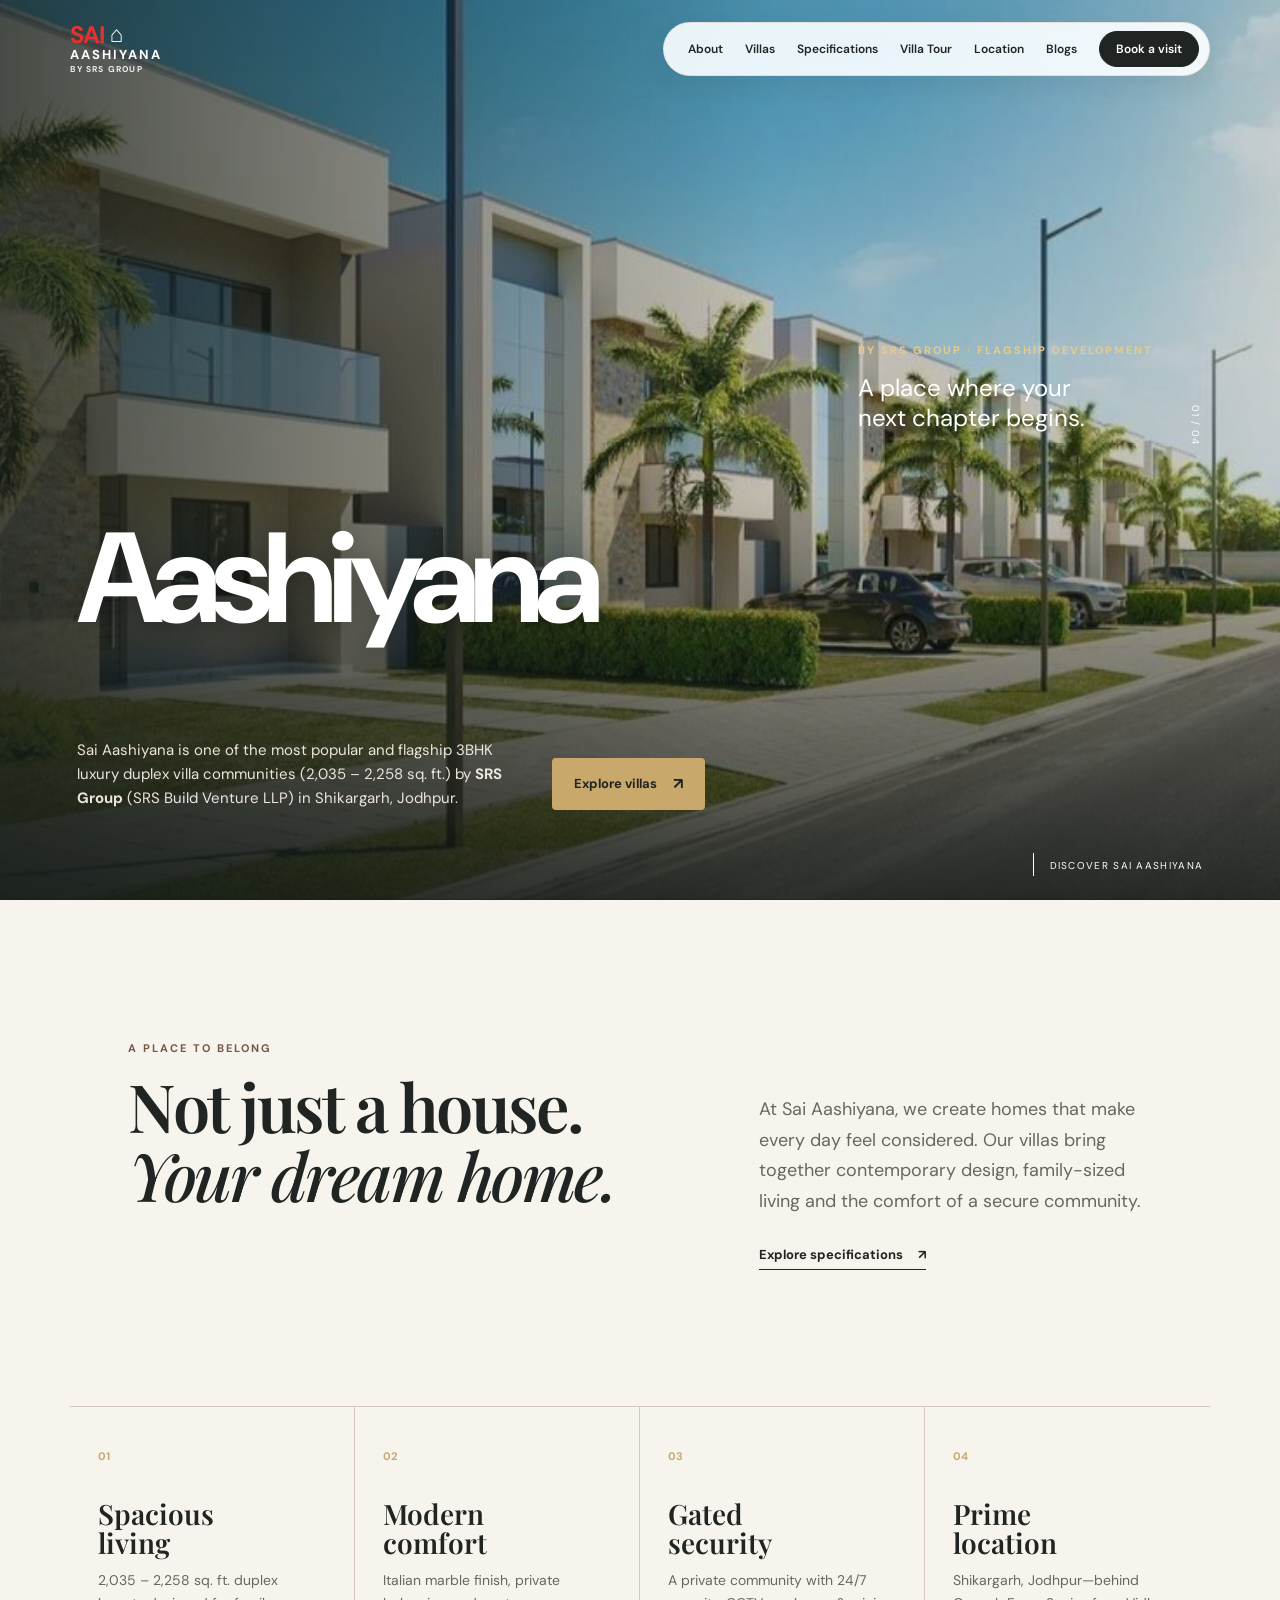
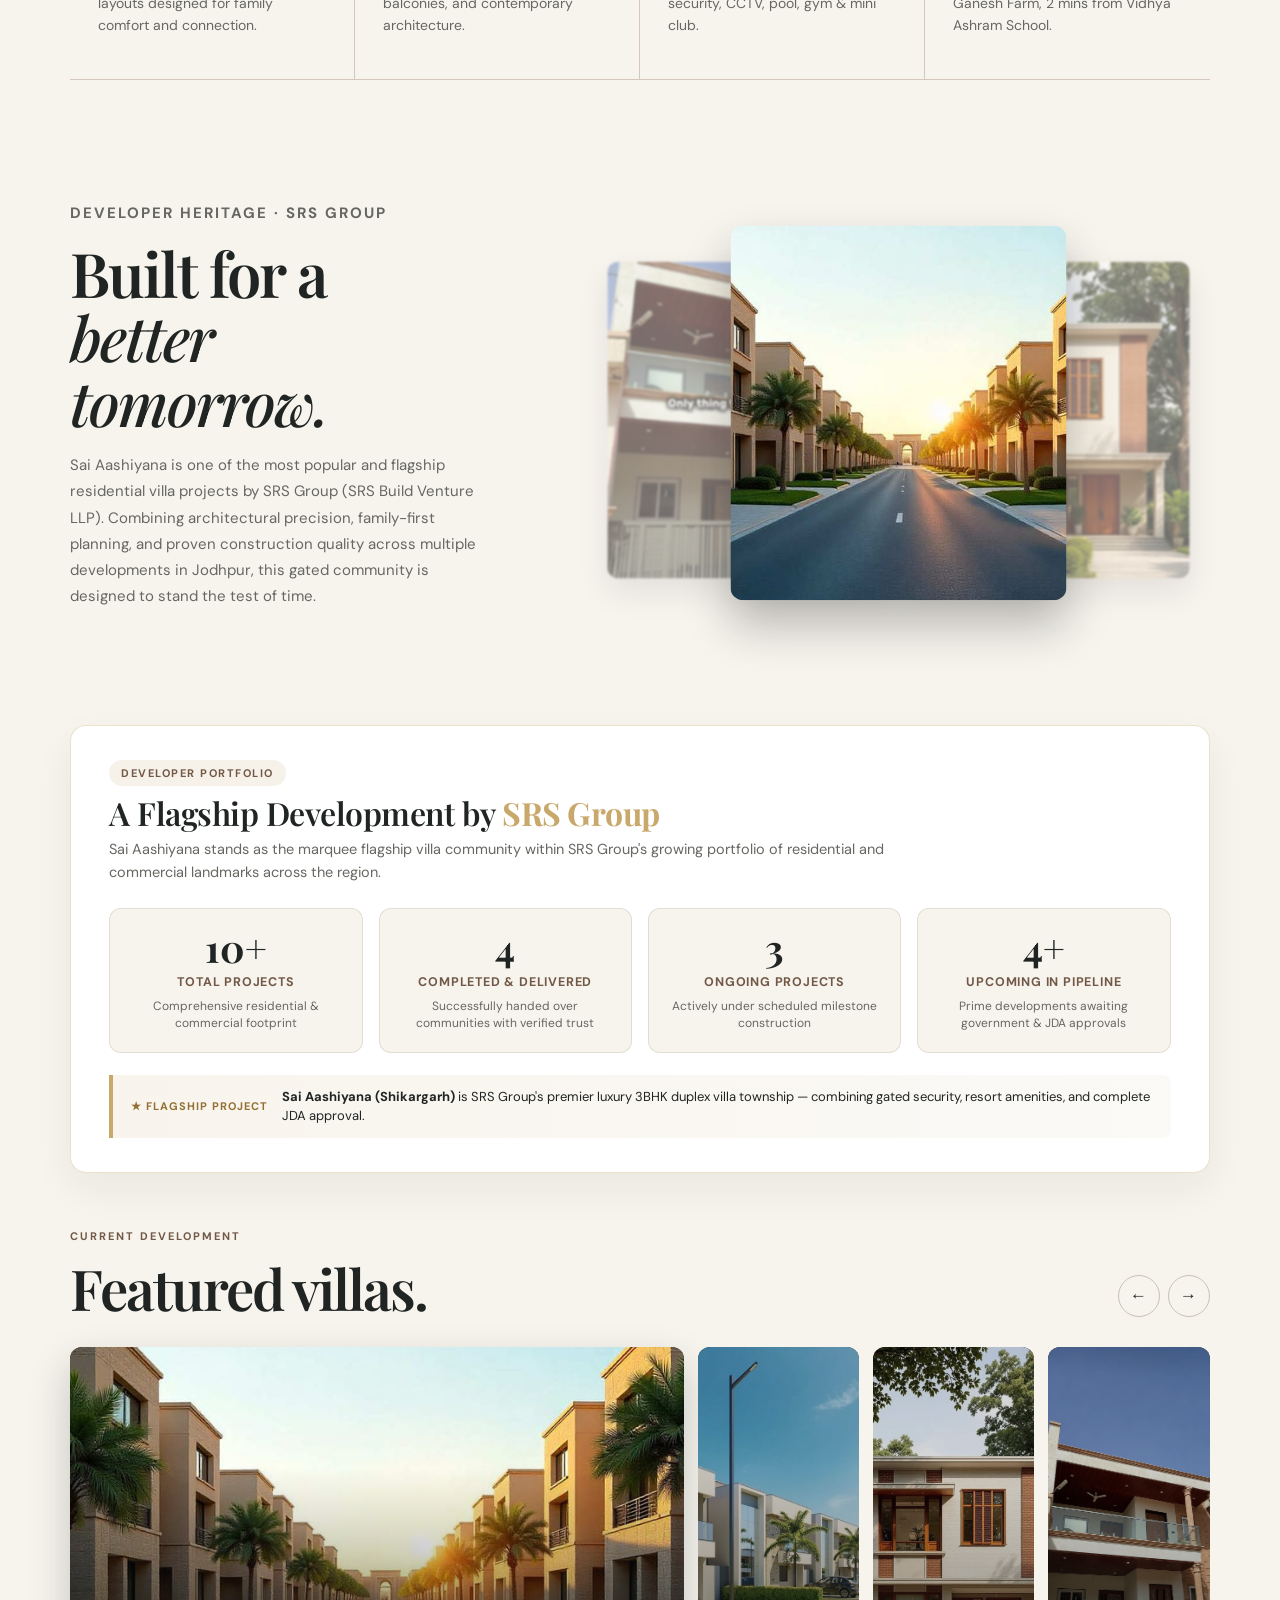
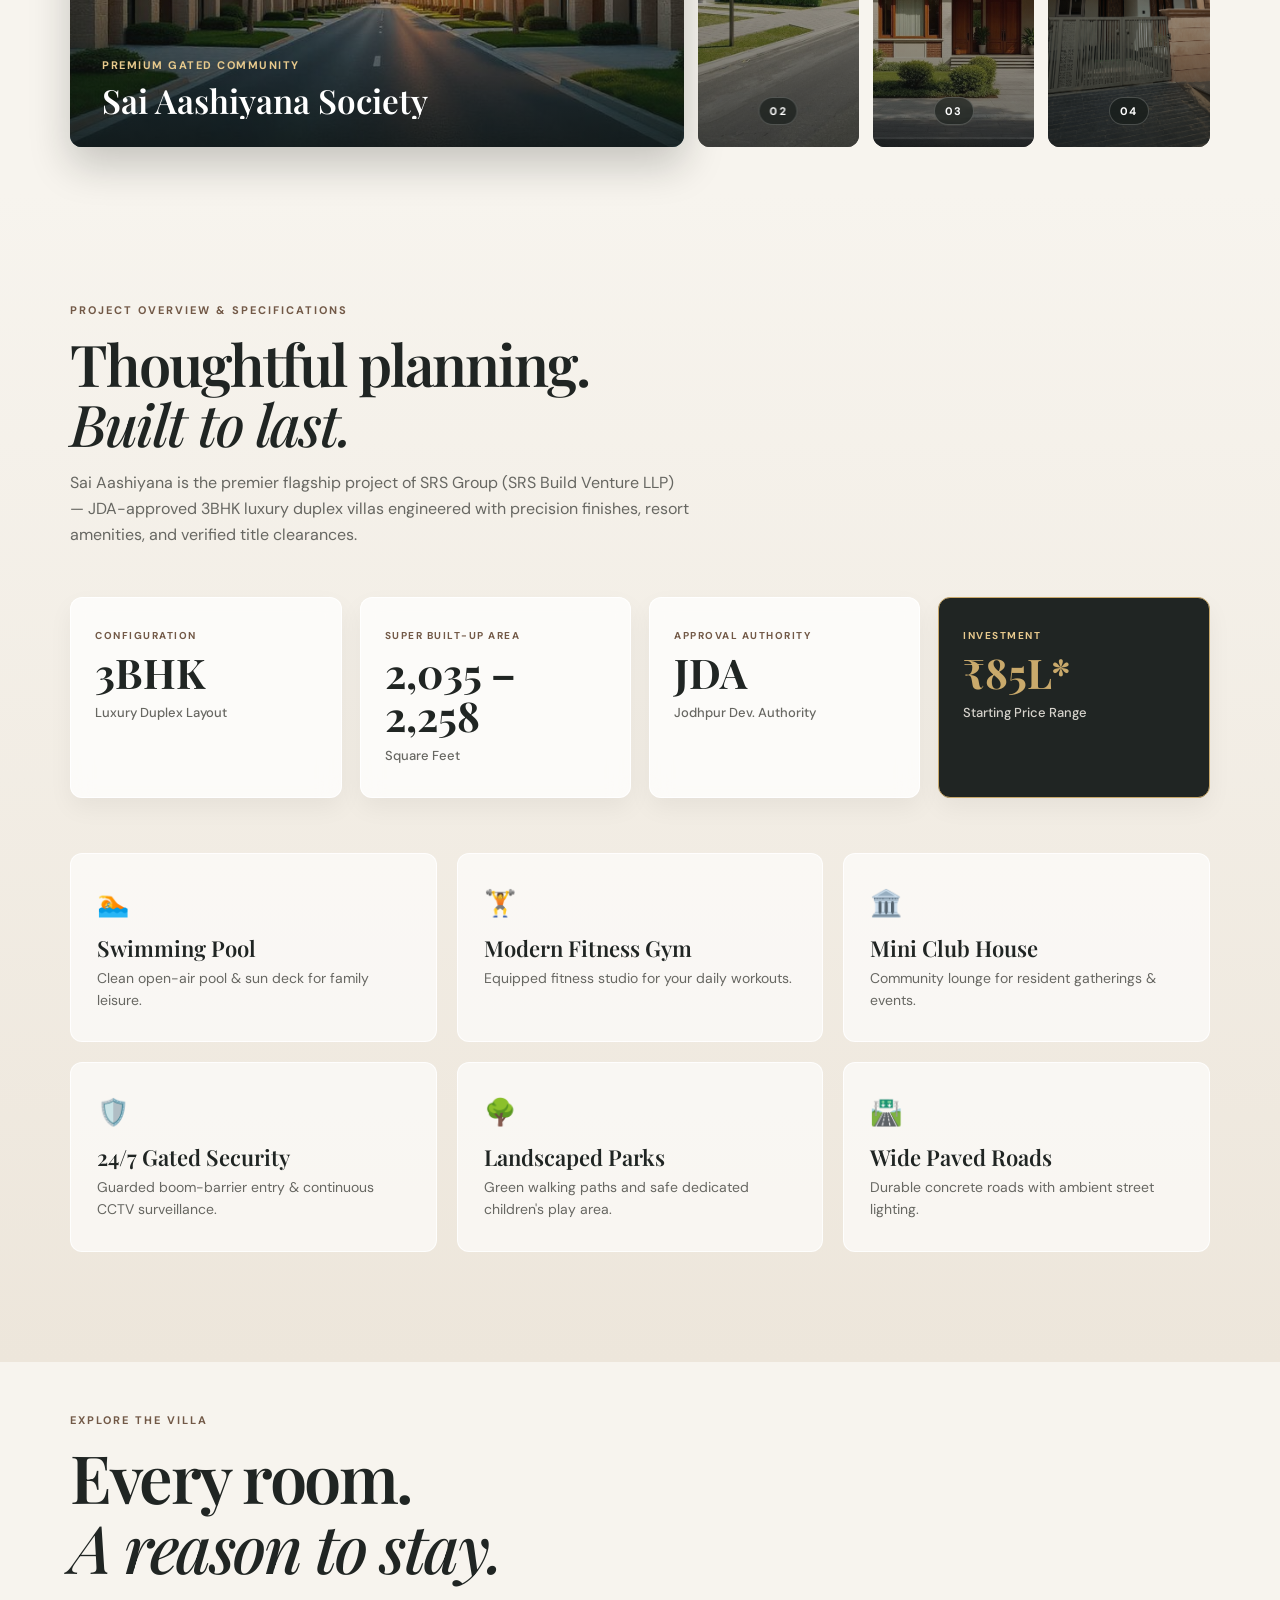
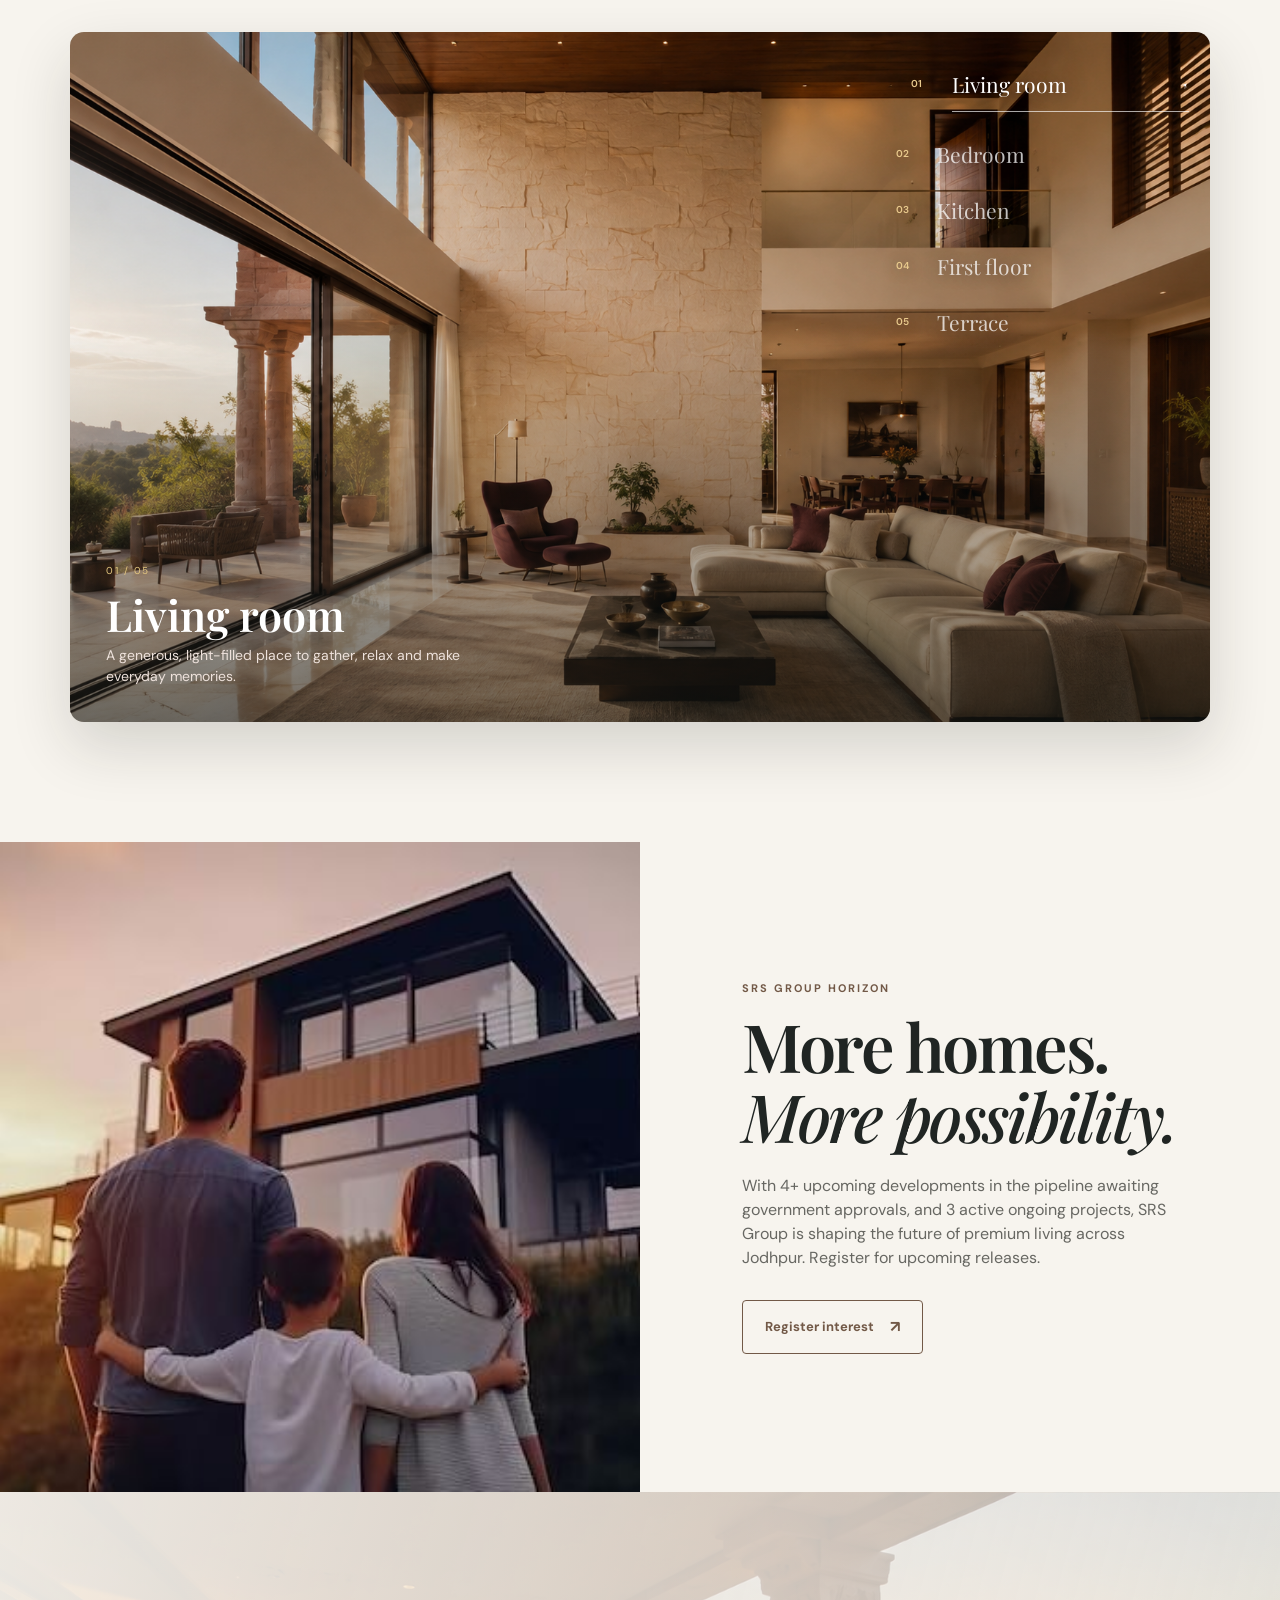
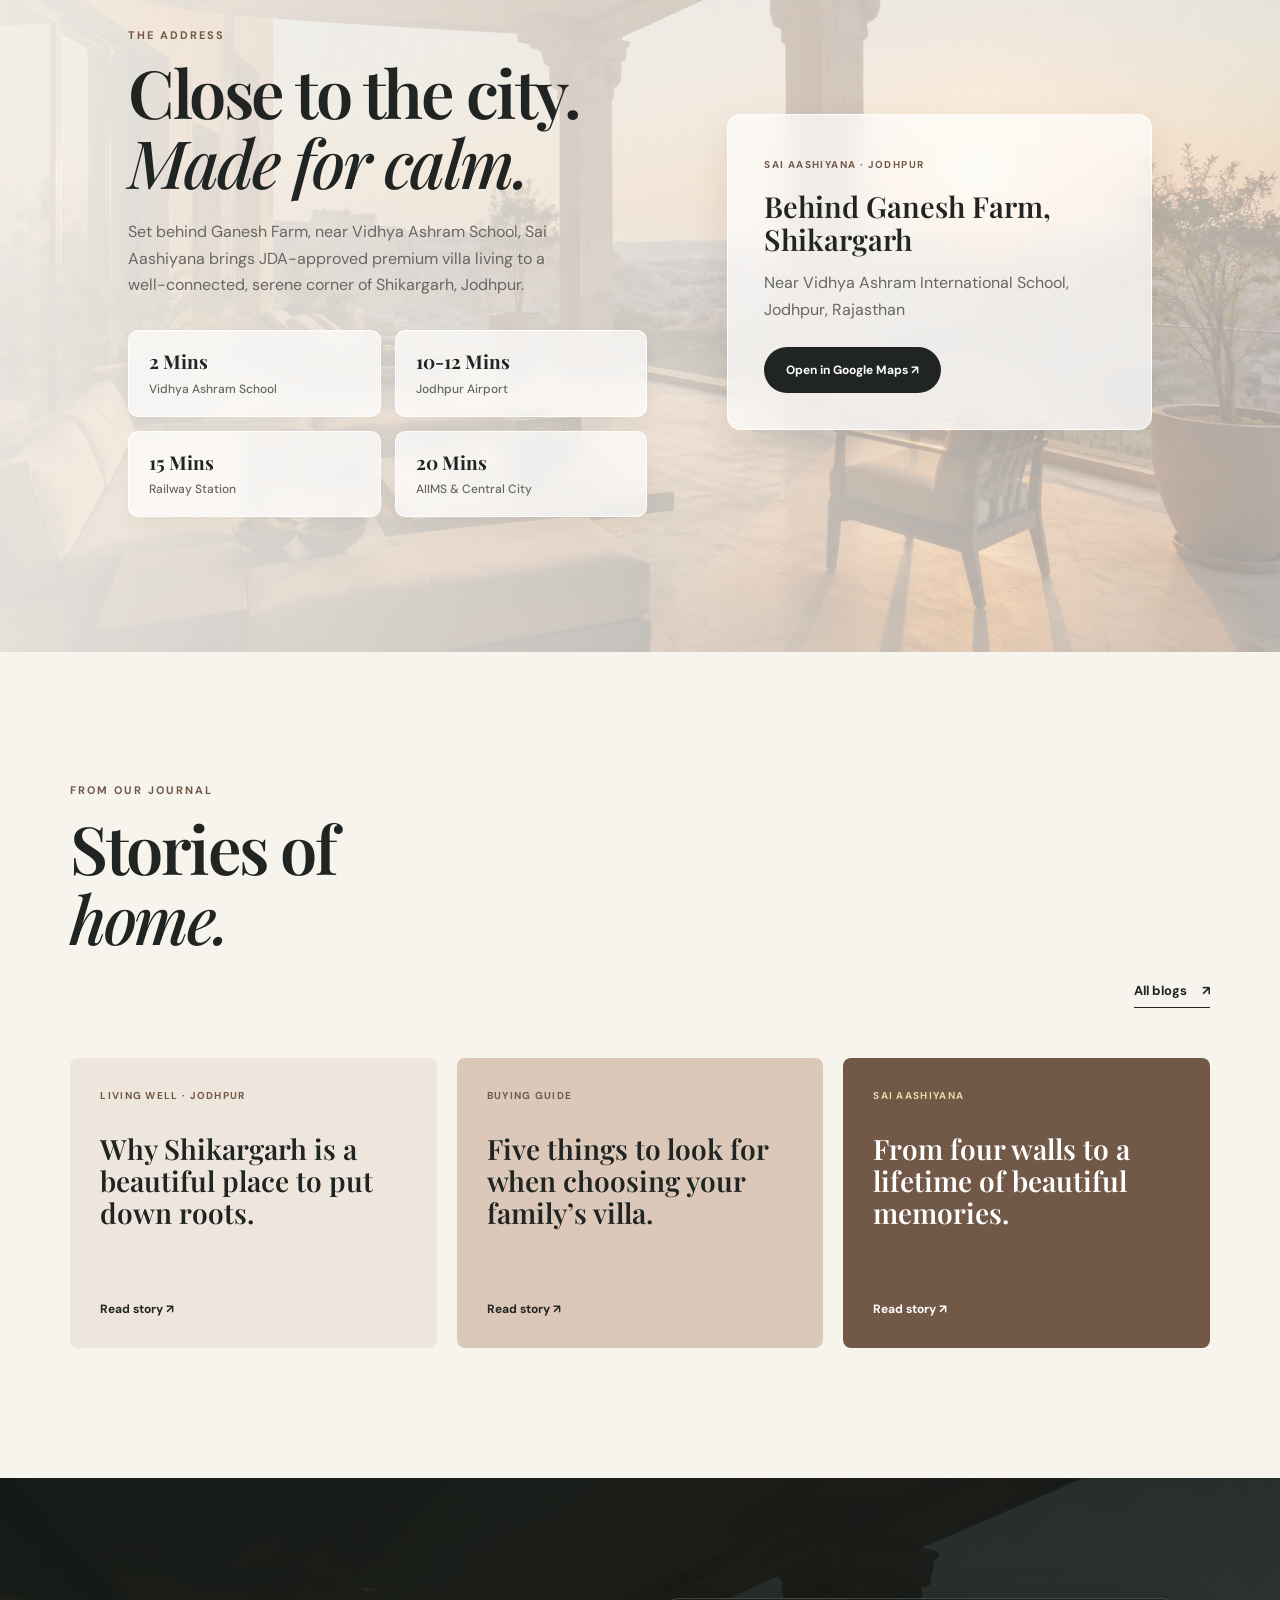
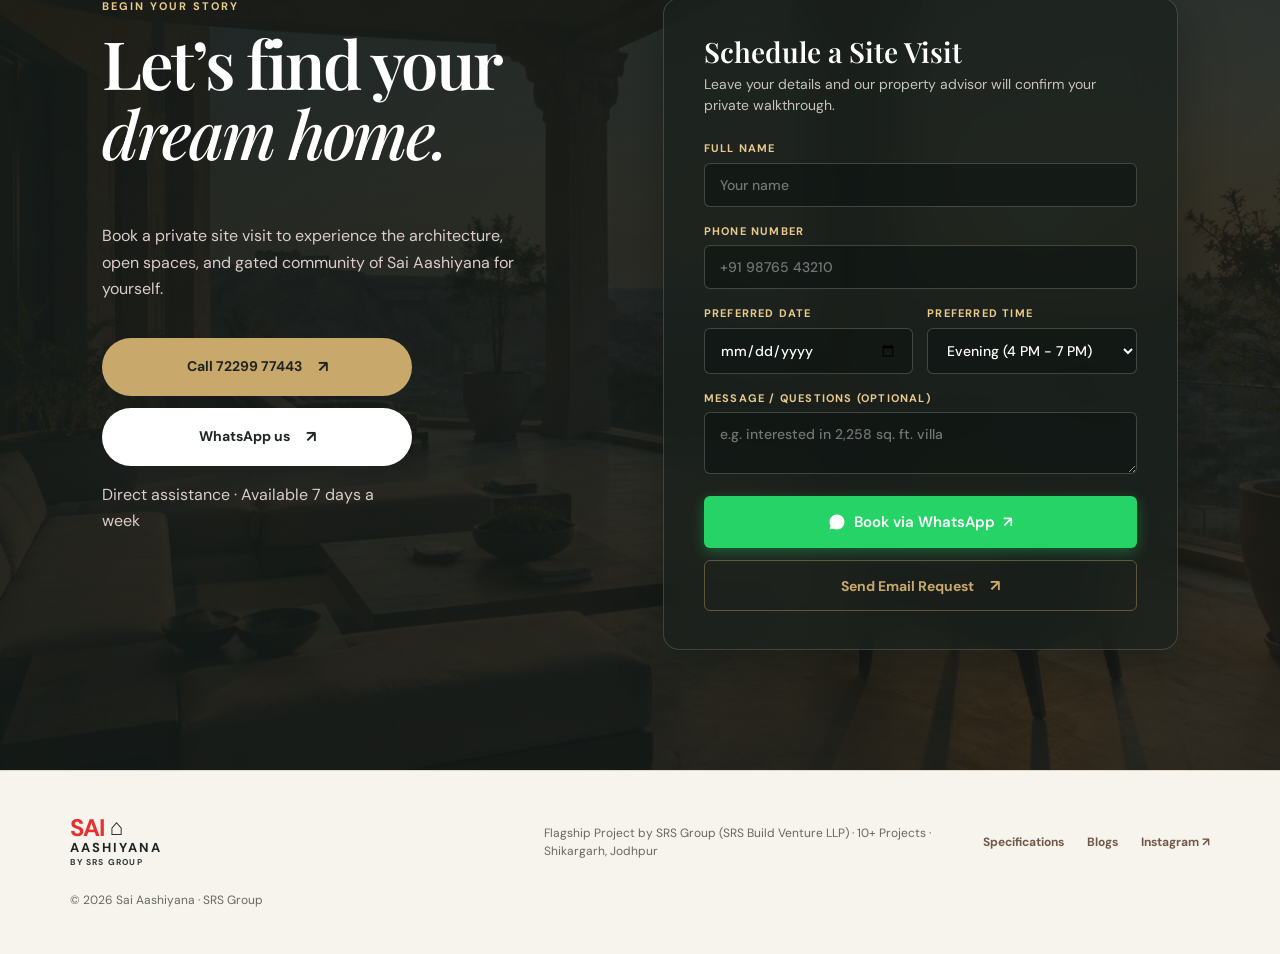
<file: index.html>
<!doctype html>
<html lang="en">
<head>
  <meta charset="UTF-8" />
  <meta name="viewport" content="width=device-width, initial-scale=1.0" />
  <meta name="description" content="Sai Aashiyana is one of the most popular and flagship 3BHK luxury duplex villa projects by SRS Group in Shikargarh, Jodhpur. JDA-approved gated community with pool, gym, and 24/7 security." />
  <meta name="theme-color" content="#141b18" />
  <meta property="og:type" content="website" />
  <meta property="og:title" content="Sai Aashiyana | Flagship 3BHK Luxury Villas by SRS Group, Jodhpur" />
  <meta property="og:description" content="Discover Sai Aashiyana: Flagship 3BHK luxury duplex villas in Shikargarh, Jodhpur by SRS Group (10+ Projects). Gated security, pool, gym & JDA approval." />
  <meta property="og:image" content="assets/hero-image.jpg" />
  <title>Sai Aashiyana | Flagship 3BHK Villas by SRS Group, Jodhpur</title>
  <link rel="icon" type="image/svg+xml" href="assets/favicon.svg" />
  <link rel="preconnect" href="https://fonts.googleapis.com">
  <link rel="preconnect" href="https://fonts.gstatic.com" crossorigin>
  <link href="https://fonts.googleapis.com/css2?family=DM+Sans:wght@400;500;600;700&family=Playfair+Display:ital,wght@0,500;0,600;0,700;1,500&display=swap" rel="stylesheet">
  <link rel="stylesheet" href="styles.css?v=2" />
</head>
<body>
  <header class="site-header" id="top">
    <a class="brand" href="index.html" aria-label="Sai Aashiyana home">
      <span class="brand-sai">SAI</span><span class="brand-mark">⌂</span><span class="brand-name">AASHIYANA</span>
      <small>By SRS Group</small>
    </a>
    <button class="menu-button" aria-label="Open menu" aria-expanded="false">
      <span></span><span></span>
    </button>
    <nav class="main-nav" aria-label="Main navigation">
      <a href="#about">About</a>
      <a href="#development">Villas</a>
      <a href="#specs">Specifications</a>
      <a href="#tour">Villa Tour</a>
      <a href="#location">Location</a>
      <a href="blogs.html">Blogs</a>
      <a class="nav-cta" href="#contact">Book a visit</a>
    </nav>
  </header>

  <main>
    <section class="hero">
      <div class="hero-photo" role="img" aria-label="Sai Aashiyana villa exterior"></div>
      <div class="hero-wash"></div>
      <p class="hero-giant" aria-hidden="true">Aashiyana</p>
      <div class="hero-copy">
        <p class="eyebrow light">By SRS Group · Flagship Development</p>
        <p class="hero-kicker">A place where your<br>next chapter begins.</p>
      </div>
      <div class="hero-bottom">
        <p>Sai Aashiyana is one of the most popular and flagship 3BHK luxury duplex villa communities (2,035 – 2,258 sq. ft.) by <strong>SRS Group</strong> (SRS Build Venture LLP) in Shikargarh, Jodhpur.</p>
        <a class="button gold" href="#development">Explore villas <span>↗</span></a>
      </div>
      <a class="scroll-cue" href="#about"><i></i> Discover Sai Aashiyana</a>
      <span class="hero-index">01 / 04</span>
    </section>

    <section class="intro reveal" id="about">
      <p class="eyebrow">A place to belong</p>
      <div class="intro-grid">
        <h1>Not just a house.<br><em>Your dream home.</em></h1>
        <div>
          <p>At Sai Aashiyana, we create homes that make every day feel considered. Our villas bring together contemporary design, family-sized living and the comfort of a secure community.</p>
          <a class="text-link" href="#specs">Explore specifications <span>↗</span></a>
        </div>
      </div>
    </section>

    <section class="benefits">
      <article class="reveal">
        <span>01</span>
        <h2>Spacious<br>living</h2>
        <p>2,035 – 2,258 sq. ft. duplex layouts designed for family comfort and connection.</p>
      </article>
      <article class="reveal">
        <span>02</span>
        <h2>Modern<br>comfort</h2>
        <p>Italian marble finish, private balconies, and contemporary architecture.</p>
      </article>
      <article class="reveal">
        <span>03</span>
        <h2>Gated<br>security</h2>
        <p>A private community with 24/7 security, CCTV, pool, gym & mini club.</p>
      </article>
      <article class="reveal">
        <span>04</span>
        <h2>Prime<br>location</h2>
        <p>Shikargarh, Jodhpur—behind Ganesh Farm, 2 mins from Vidhya Ashram School.</p>
      </article>
    </section>

    <section class="showcase" id="development">
      <div class="showcase-intro reveal">
        <div>
          <p class="eyebrow">Developer Heritage · SRS Group</p>
          <h2>Built for a<br><em>better tomorrow.</em></h2>
          <p>Sai Aashiyana is one of the most popular and flagship residential villa projects by SRS Group (SRS Build Venture LLP). Combining architectural precision, family-first planning, and proven construction quality across multiple developments in Jodhpur, this gated community is designed to stand the test of time.</p>
        </div>
        <div class="showcase-intro-visual" id="who-we-are-visual" role="region" aria-label="Interactive villa photos">
          <img src="assets/villa-exterior.jpeg" alt="Villa exterior duplex" class="pos-left" title="Click to view">
          <img src="assets/main-society.jpg" alt="Sai Aashiyana society wide road" class="pos-center" title="Click to view">
          <img src="assets/single-house.jpg" alt="Individual luxury villa" class="pos-right" title="Click to view">
        </div>
      </div>

      <!-- SRS Group Developer Portfolio & Track Record -->
      <div class="srs-trust-bar reveal">
        <div class="srs-trust-header">
          <span class="srs-badge">Developer Portfolio</span>
          <h3>A Flagship Development by <strong>SRS Group</strong></h3>
          <p>Sai Aashiyana stands as the marquee flagship villa community within SRS Group's growing portfolio of residential and commercial landmarks across the region.</p>
        </div>
        <div class="srs-stats-grid">
          <div class="srs-stat-card">
            <span class="srs-stat-num">10+</span>
            <strong>Total Projects</strong>
            <p>Comprehensive residential & commercial footprint</p>
          </div>
          <div class="srs-stat-card">
            <span class="srs-stat-num">4</span>
            <strong>Completed & Delivered</strong>
            <p>Successfully handed over communities with verified trust</p>
          </div>
          <div class="srs-stat-card">
            <span class="srs-stat-num">3</span>
            <strong>Ongoing Projects</strong>
            <p>Actively under scheduled milestone construction</p>
          </div>
          <div class="srs-stat-card">
            <span class="srs-stat-num">4+</span>
            <strong>Upcoming in Pipeline</strong>
            <p>Prime developments awaiting government & JDA approvals</p>
          </div>
        </div>
        <div class="srs-flagship-tag">
          <span>★ Flagship Project</span>
          <p><strong>Sai Aashiyana (Shikargarh)</strong> is SRS Group's premier luxury 3BHK duplex villa township — combining gated security, resort amenities, and complete JDA approval.</p>
        </div>
      </div>
      <div class="featured-head reveal">
        <div>
          <p class="eyebrow">Current development</p>
          <h2>Featured villas.</h2>
        </div>
        <div class="featured-controls">
          <button type="button" data-move="-1" aria-label="Previous property">←</button>
          <button type="button" data-move="1" aria-label="Next property">→</button>
        </div>
      </div>
      <div class="featured-grid reveal" role="region" aria-label="Featured villas gallery">
        <div class="feature-card active" data-index="0" role="button" tabindex="0" aria-label="Sai Aashiyana Society" aria-expanded="true">
          <img src="assets/main-society.jpg" alt="Sai Aashiyana Society">
          <div class="feature-card-shade"></div>
          <span class="feature-card-num">01</span>
          <div class="feature-card-copy">
            <span>Premium gated community</span>
            <h3>Sai Aashiyana Society</h3>
          </div>
        </div>
        <div class="feature-card" data-index="1" role="button" tabindex="0" aria-label="Contemporary villa living" aria-expanded="false">
          <img src="assets/hero-image.jpg" alt="Contemporary villa living">
          <div class="feature-card-shade"></div>
          <span class="feature-card-num">02</span>
          <div class="feature-card-copy">
            <span>Modern 3BHK duplex</span>
            <h3>Contemporary villa living</h3>
          </div>
        </div>
        <div class="feature-card" data-index="2" role="button" tabindex="0" aria-label="A home of your own" aria-expanded="false">
          <img src="assets/single-house.jpg" alt="A home of your own">
          <div class="feature-card-shade"></div>
          <span class="feature-card-num">03</span>
          <div class="feature-card-copy">
            <span>Private villa collection</span>
            <h3>A home of your own</h3>
          </div>
        </div>
        <div class="feature-card" data-index="3" role="button" tabindex="0" aria-label="Thoughtfully crafted" aria-expanded="false">
          <img src="assets/villa-hero-clean.png" alt="Thoughtfully crafted">
          <div class="feature-card-shade"></div>
          <span class="feature-card-num">04</span>
          <div class="feature-card-copy">
            <span>Sai Aashiyana villas</span>
            <h3>Thoughtfully crafted</h3>
          </div>
        </div>
      </div>
    </section>

    <section class="villa-specs reveal" id="specs">
      <div class="specs-head">
        <p class="eyebrow">Project overview & specifications</p>
        <h2>Thoughtful planning.<br><em>Built to last.</em></h2>
        <p class="specs-sub">Sai Aashiyana is the premier flagship project of SRS Group (SRS Build Venture LLP) — JDA-approved 3BHK luxury duplex villas engineered with precision finishes, resort amenities, and verified title clearances.</p>
      </div>
      <div class="specs-metrics">
        <div class="metric-card">
          <small>Configuration</small>
          <strong>3BHK</strong>
          <span>Luxury Duplex Layout</span>
        </div>
        <div class="metric-card">
          <small>Super Built-Up Area</small>
          <strong>2,035 – 2,258</strong>
          <span>Square Feet</span>
        </div>
        <div class="metric-card">
          <small>Approval Authority</small>
          <strong>JDA</strong>
          <span>Jodhpur Dev. Authority</span>
        </div>
        <div class="metric-card highlight">
          <small>Investment</small>
          <strong>₹85L*</strong>
          <span>Starting Price Range</span>
        </div>
      </div>
      <div class="amenities-grid">
        <div class="amenity-item">
          <span class="amenity-icon">🏊</span>
          <h3>Swimming Pool</h3>
          <p>Clean open-air pool & sun deck for family leisure.</p>
        </div>
        <div class="amenity-item">
          <span class="amenity-icon">🏋️</span>
          <h3>Modern Fitness Gym</h3>
          <p>Equipped fitness studio for your daily workouts.</p>
        </div>
        <div class="amenity-item">
          <span class="amenity-icon">🏛️</span>
          <h3>Mini Club House</h3>
          <p>Community lounge for resident gatherings & events.</p>
        </div>
        <div class="amenity-item">
          <span class="amenity-icon">🛡️</span>
          <h3>24/7 Gated Security</h3>
          <p>Guarded boom-barrier entry & continuous CCTV surveillance.</p>
        </div>
        <div class="amenity-item">
          <span class="amenity-icon">🌳</span>
          <h3>Landscaped Parks</h3>
          <p>Green walking paths and safe dedicated children's play area.</p>
        </div>
        <div class="amenity-item">
          <span class="amenity-icon">🛣️</span>
          <h3>Wide Paved Roads</h3>
          <p>Durable concrete roads with ambient street lighting.</p>
        </div>
      </div>
    </section>

    <section class="villa-tour reveal" id="tour">
      <div class="tour-top">
        <p class="eyebrow">Explore the villa</p>
        <h2>Every room.<br><em>A reason to stay.</em></h2>
      </div>
      <div class="tour-shell">
        <div class="tour-visual">
          <img id="tour-image" src="assets/living-room.png" alt="Sai Aashiyana Living room">
          <div class="tour-caption">
            <span>01 / 05</span>
            <h3>Living room</h3>
            <p>A generous, light-filled place to gather, relax and make everyday memories.</p>
          </div>
          <div class="tour-menu" role="tablist" aria-label="Villa rooms">
            <button class="tour-item active" role="tab" aria-selected="true" data-index="0"><span>01</span>Living room<b>↗</b></button>
            <button class="tour-item" role="tab" aria-selected="false" data-index="1"><span>02</span>Bedroom<b>↗</b></button>
            <button class="tour-item" role="tab" aria-selected="false" data-index="2"><span>03</span>Kitchen<b>↗</b></button>
            <button class="tour-item" role="tab" aria-selected="false" data-index="3"><span>04</span>First floor<b>↗</b></button>
            <button class="tour-item" role="tab" aria-selected="false" data-index="4"><span>05</span>Terrace<b>↗</b></button>
          </div>
        </div>
      </div>
    </section>

    <section class="future" id="future">
      <div class="future-image reveal">
        <img src="assets/future-home.jpg" alt="Family looking toward their future dream villa">
      </div>
      <div class="future-copy reveal">
        <p class="eyebrow">SRS Group Horizon</p>
        <h2>More homes.<br><em>More possibility.</em></h2>
        <p>With 4+ upcoming developments in the pipeline awaiting government approvals, and 3 active ongoing projects, SRS Group is shaping the future of premium living across Jodhpur. Register for upcoming releases.</p>
        <a class="button outline" href="#contact">Register interest <span>↗</span></a>
      </div>
    </section>

    <section class="location-section" id="location">
      <div class="location-inner reveal">
        <div>
          <p class="eyebrow">The address</p>
          <h2>Close to the city.<br><em>Made for calm.</em></h2>
          <p>Set behind Ganesh Farm, near Vidhya Ashram School, Sai Aashiyana brings JDA-approved premium villa living to a well-connected, serene corner of Shikargarh, Jodhpur.</p>
          <div class="proximity-list">
            <div class="prox-item"><strong>2 Mins</strong><span>Vidhya Ashram School</span></div>
            <div class="prox-item"><strong>10-12 Mins</strong><span>Jodhpur Airport</span></div>
            <div class="prox-item"><strong>15 Mins</strong><span>Railway Station</span></div>
            <div class="prox-item"><strong>20 Mins</strong><span>AIIMS & Central City</span></div>
          </div>
        </div>
        <div class="location-card">
          <span>Sai Aashiyana · Jodhpur</span>
          <strong>Behind Ganesh Farm,<br>Shikargarh</strong>
          <p>Near Vidhya Ashram International School, Jodhpur, Rajasthan</p>
          <a href="https://www.google.com/maps/search/?api=1&query=Sai+Aashiyana+Shikargarh+Jodhpur" target="_blank" rel="noopener">Open in Google Maps ↗</a>
        </div>
      </div>
    </section>

    <section class="blog-preview" id="journal">
      <div class="section-heading reveal">
        <div>
          <p class="eyebrow">From our journal</p>
          <h2>Stories of<br><em>home.</em></h2>
        </div>
        <a class="text-link" href="blogs.html">All blogs <span>↗</span></a>
      </div>
      <div class="article-grid">
        <a class="article reveal" href="blog-shikargarh.html">
          <span>Living well · Jodhpur</span>
          <h3>Why Shikargarh is a beautiful place to put down roots.</h3>
          <b>Read story ↗</b>
        </a>
        <a class="article reveal" href="blog-buying-guide.html">
          <span>Buying guide</span>
          <h3>Five things to look for when choosing your family’s villa.</h3>
          <b>Read story ↗</b>
        </a>
        <a class="article dark-article reveal" href="blog-home.html">
          <span>Sai Aashiyana</span>
          <h3>From four walls to a lifetime of beautiful memories.</h3>
          <b>Read story ↗</b>
        </a>
      </div>
    </section>

    <section class="contact" id="contact">
      <div class="contact-info reveal">
        <p class="eyebrow light">Begin your story</p>
        <h2>Let’s find your<br><em>dream home.</em></h2>
        <p>Book a private site visit to experience the architecture, open spaces, and gated community of Sai Aashiyana for yourself.</p>
        <div class="contact-direct">
          <a class="button gold big" href="tel:+917229977443">Call 72299 77443 <span>↗</span></a>
          <a class="button white big" href="https://wa.me/917229977443?text=Hello%20Sai%20Aashiyana%2C%20I%20would%20like%20to%20book%20a%20site%20visit." target="_blank" rel="noopener">WhatsApp us <span>↗</span></a>
          <p>Direct assistance · Available 7 days a week</p>
        </div>
      </div>
      <div class="booking-card reveal">
        <h3>Schedule a Site Visit</h3>
        <p>Leave your details and our property advisor will confirm your private walkthrough.</p>
        <form class="booking-form" id="visit-form">
          <!-- Web3Forms Access Key: Paste your key in value="..." below -->
          <input type="hidden" name="access_key" id="web3forms-key" value="YOUR_ACCESS_KEY_HERE">
          <input type="hidden" name="subject" value="New Sai Aashiyana Site Visit Booking Request">
          <input type="hidden" name="from_name" value="Sai Aashiyana Website">
          <div class="form-group">
            <label for="lead-name">Full Name</label>
            <input type="text" id="lead-name" name="name" placeholder="Your name" required>
          </div>
          <div class="form-group">
            <label for="lead-phone">Phone Number</label>
            <input type="tel" id="lead-phone" name="phone" placeholder="+91 98765 43210" required>
          </div>
          <div class="form-row">
            <div class="form-group">
              <label for="lead-date">Preferred Date</label>
              <input type="date" id="lead-date" name="date">
            </div>
            <div class="form-group">
              <label for="lead-time">Preferred Time</label>
              <select id="lead-time" name="time">
                <option value="Morning (10 AM - 1 PM)">Morning (10 AM - 1 PM)</option>
                <option value="Afternoon (1 PM - 4 PM)">Afternoon (1 PM - 4 PM)</option>
                <option value="Evening (4 PM - 7 PM)" selected>Evening (4 PM - 7 PM)</option>
              </select>
            </div>
          </div>
          <div class="form-group">
            <label for="lead-message">Message / Questions (Optional)</label>
            <textarea id="lead-message" name="message" rows="2" placeholder="e.g. interested in 2,258 sq. ft. villa"></textarea>
          </div>
          <div class="booking-actions">
            <button type="button" id="btn-whatsapp-book" class="whatsapp-submit">
              <svg width="18" height="18" viewBox="0 0 24 24" fill="currentColor"><path d="M12.031 6.172c-3.181 0-5.767 2.586-5.768 5.766-.001 1.298.38 2.27 1.019 3.287l-.582 2.128 2.182-.573c.978.58 1.911.928 3.145.929 3.178 0 5.767-2.587 5.768-5.766.001-3.187-2.575-5.77-5.764-5.771zm3.392 8.244c-.144.405-.837.774-1.17.824-.312.045-.694.073-2.124-.516-1.574-.648-2.612-2.247-2.69-2.352-.078-.105-.638-.851-.638-1.625 0-.773.407-1.155.551-1.312.144-.157.313-.197.417-.197.104 0 .209.002.301.006.096.005.226-.037.354.271.131.314.449 1.093.488 1.173.04.079.066.171.013.276-.052.105-.078.171-.156.262-.078.092-.164.205-.235.276-.079.079-.161.164-.069.322.092.158.409.676.877 1.093.602.537 1.109.704 1.267.783.158.079.249.066.341-.04.092-.105.394-.459.499-.616.105-.157.209-.131.354-.078.144.053.916.432 1.073.511.157.079.262.118.301.184.04.066.04.38-.104.785zM12 2C6.477 2 2 6.477 2 12c0 1.891.524 3.66 1.434 5.176L2 22l4.981-1.306A9.957 9.957 0 0 0 12 22c5.523 0 10-4.477 10-10S17.523 2 12 2z"/></svg>
              Book via WhatsApp <span>↗</span>
            </button>
            <button type="submit" class="button gold outline booking-submit">
              Send Email Request <span>↗</span>
            </button>
          </div>
          <div class="form-success" id="form-success" style="display: none;">
            ✓ Thank you! Your visit request has been received. Our team will contact you shortly.
          </div>
          <div class="form-error" id="form-error" style="display: none;"></div>
        </form>
      </div>
    </section>
  </main>

  <footer>
    <a class="brand footer-brand" href="index.html">
      <span class="brand-sai">SAI</span><span class="brand-mark">⌂</span><span class="brand-name">AASHIYANA</span>
      <small>By SRS Group</small>
    </a>
    <p>Flagship Project by SRS Group (SRS Build Venture LLP) · 10+ Projects · Shikargarh, Jodhpur</p>
    <a href="#specs">Specifications</a>
    <a href="blogs.html">Blogs</a>
    <a href="https://instagram.com/sai_aashiyana_shikargarh" target="_blank" rel="noopener">Instagram ↗</a>
    <span>© 2026 Sai Aashiyana · SRS Group</span>
  </footer>

  <!-- Floating Scroll To Top Button -->
  <button type="button" id="scroll-to-top" class="scroll-top-btn" aria-label="Scroll to top" title="Back to top">
    <svg width="20" height="20" viewBox="0 0 24 24" fill="none" stroke="currentColor" stroke-width="2.5" stroke-linecap="round" stroke-linejoin="round">
      <path d="M18 15l-6-6-6 6"/>
    </svg>
  </button>

  <script src="script.js"></script>
</body>
</html>
</file>
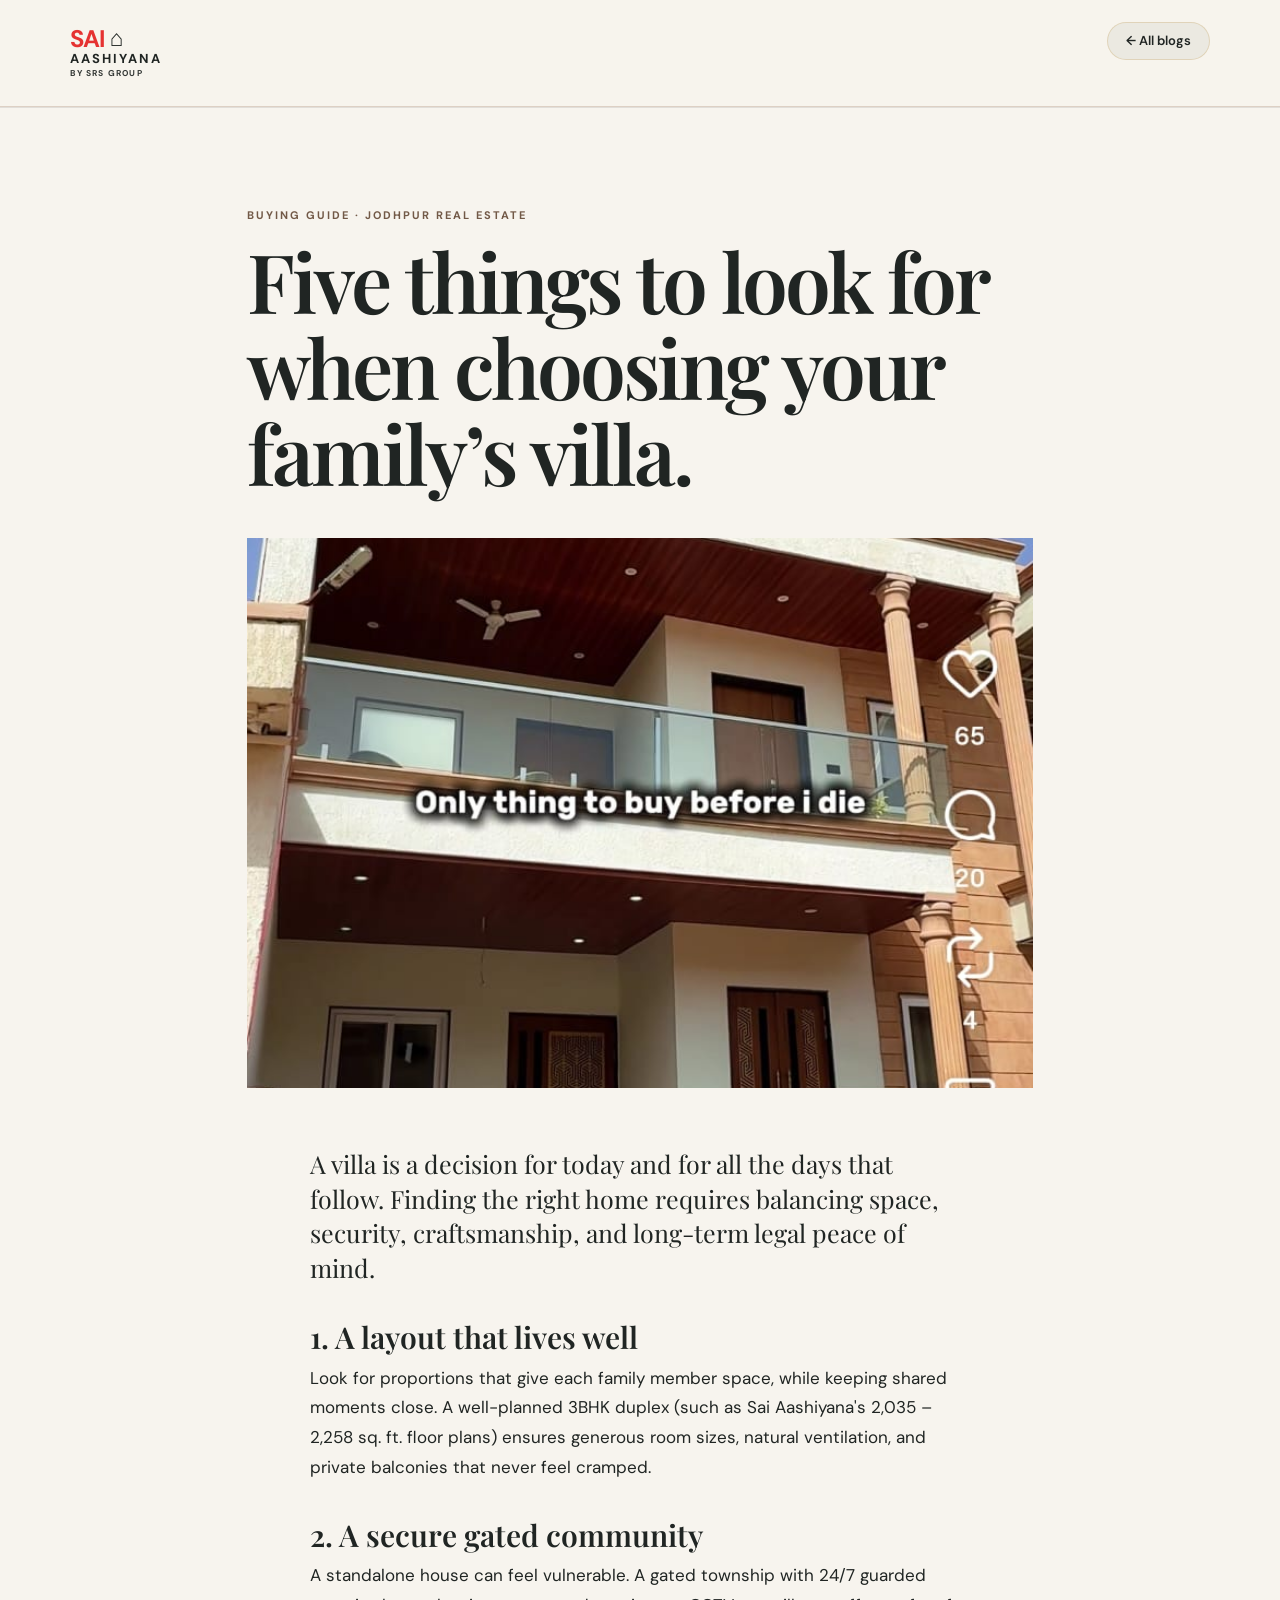
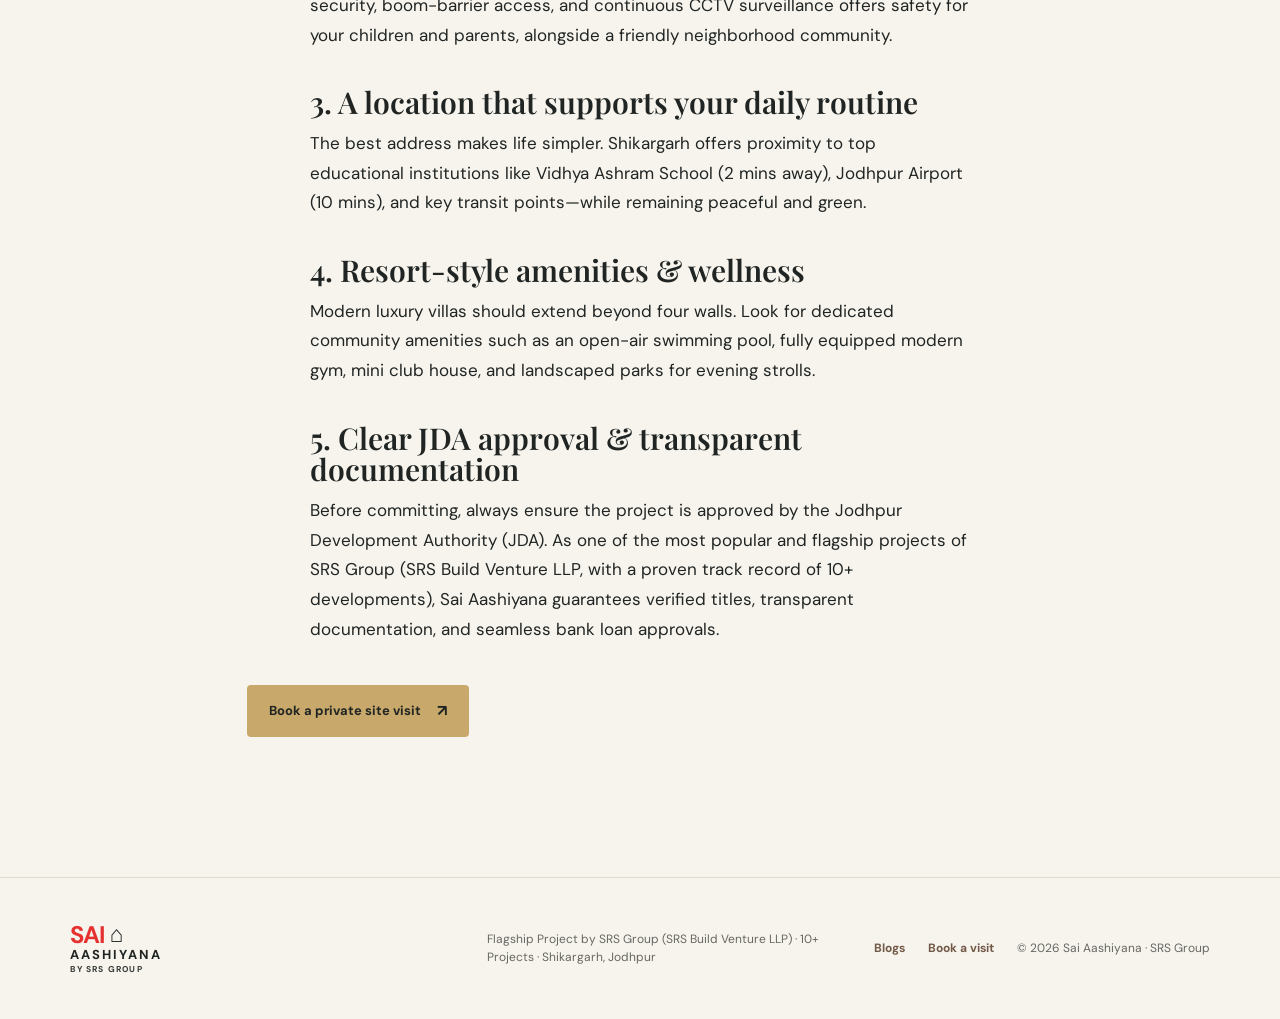
<file: blog-buying-guide.html>
<!doctype html>
<html lang="en">
<head>
  <meta charset="UTF-8">
  <meta name="viewport" content="width=device-width, initial-scale=1.0">
  <meta name="description" content="Five key things to consider when choosing a luxury 3BHK villa in Jodhpur — from layout and security to JDA approvals by SRS Group." />
  <meta name="theme-color" content="#141b18">
  <title>Choosing a Villa | Sai Aashiyana · By SRS Group</title>
  <link rel="icon" type="image/svg+xml" href="assets/favicon.svg">
  <link rel="preconnect" href="https://fonts.googleapis.com">
  <link rel="preconnect" href="https://fonts.gstatic.com" crossorigin>
  <link href="https://fonts.googleapis.com/css2?family=DM+Sans:wght@400;500;600;700&family=Playfair+Display:ital,wght@0,500;0,600;0,700;1,500&display=swap" rel="stylesheet">
  <link rel="stylesheet" href="styles.css">
  <link rel="stylesheet" href="blog.css">
</head>
<body>
  <header class="site-header blog-header">
    <a class="brand" href="index.html">
      <span class="brand-sai">SAI</span><span class="brand-mark">⌂</span><span class="brand-name">AASHIYANA</span>
      <small>By SRS Group</small>
    </a>
    <a class="back-link" href="blogs.html">← All blogs</a>
  </header>

  <main class="post">
    <p class="eyebrow">Buying guide · Jodhpur Real Estate</p>
    <h1>Five things to look for when choosing your family’s villa.</h1>
    <img src="assets/villa-exterior.jpeg" alt="Sai Aashiyana 3BHK villa exterior">
    
    <article>
      <p class="lead">A villa is a decision for today and for all the days that follow. Finding the right home requires balancing space, security, craftsmanship, and long-term legal peace of mind.</p>
      
      <h2>1. A layout that lives well</h2>
      <p>Look for proportions that give each family member space, while keeping shared moments close. A well-planned 3BHK duplex (such as Sai Aashiyana's 2,035 – 2,258 sq. ft. floor plans) ensures generous room sizes, natural ventilation, and private balconies that never feel cramped.</p>
      
      <h2>2. A secure gated community</h2>
      <p>A standalone house can feel vulnerable. A gated township with 24/7 guarded security, boom-barrier access, and continuous CCTV surveillance offers safety for your children and parents, alongside a friendly neighborhood community.</p>
      
      <h2>3. A location that supports your daily routine</h2>
      <p>The best address makes life simpler. Shikargarh offers proximity to top educational institutions like Vidhya Ashram School (2 mins away), Jodhpur Airport (10 mins), and key transit points—while remaining peaceful and green.</p>

      <h2>4. Resort-style amenities & wellness</h2>
      <p>Modern luxury villas should extend beyond four walls. Look for dedicated community amenities such as an open-air swimming pool, fully equipped modern gym, mini club house, and landscaped parks for evening strolls.</p>

      <h2>5. Clear JDA approval & transparent documentation</h2>
      <p>Before committing, always ensure the project is approved by the Jodhpur Development Authority (JDA). As one of the most popular and flagship projects of SRS Group (SRS Build Venture LLP, with a proven track record of 10+ developments), Sai Aashiyana guarantees verified titles, transparent documentation, and seamless bank loan approvals.</p>
    </article>

    <div style="margin: 40px 0;">
      <a class="button gold" href="index.html#contact">Book a private site visit <span>↗</span></a>
    </div>
  </main>

  <footer>
    <a class="brand footer-brand" href="index.html">
      <span class="brand-sai">SAI</span><span class="brand-mark">⌂</span><span class="brand-name">AASHIYANA</span>
      <small>By SRS Group</small>
    </a>
    <p>Flagship Project by SRS Group (SRS Build Venture LLP) · 10+ Projects · Shikargarh, Jodhpur</p>
    <a href="blogs.html">Blogs</a>
    <a href="index.html#contact">Book a visit</a>
    <span>© 2026 Sai Aashiyana · SRS Group</span>
  </footer>

  <!-- Floating Scroll To Top Button -->
  <button type="button" id="scroll-to-top" class="scroll-top-btn" aria-label="Scroll to top" title="Back to top">
    <svg width="20" height="20" viewBox="0 0 24 24" fill="none" stroke="currentColor" stroke-width="2.5" stroke-linecap="round" stroke-linejoin="round">
      <path d="M18 15l-6-6-6 6"/>
    </svg>
  </button>

  <script src="script.js"></script>
</body>
</html>
</file>
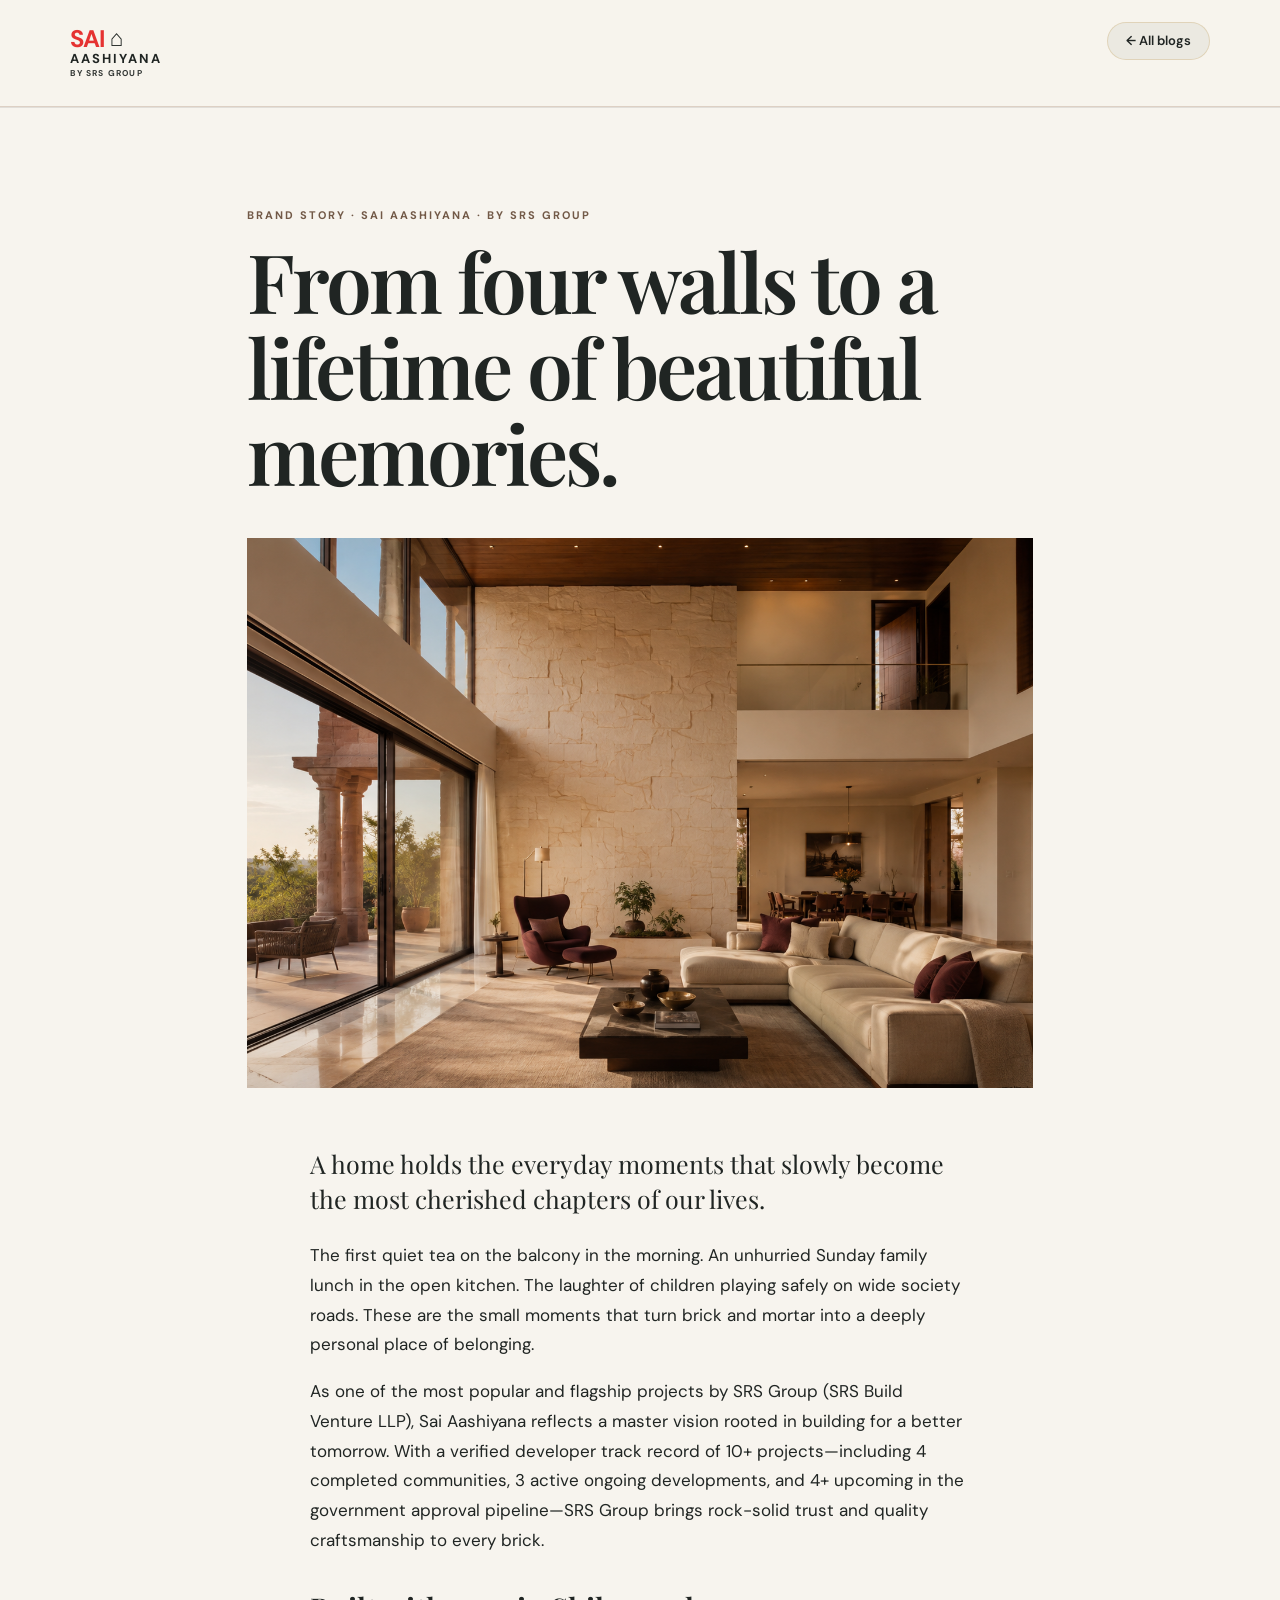
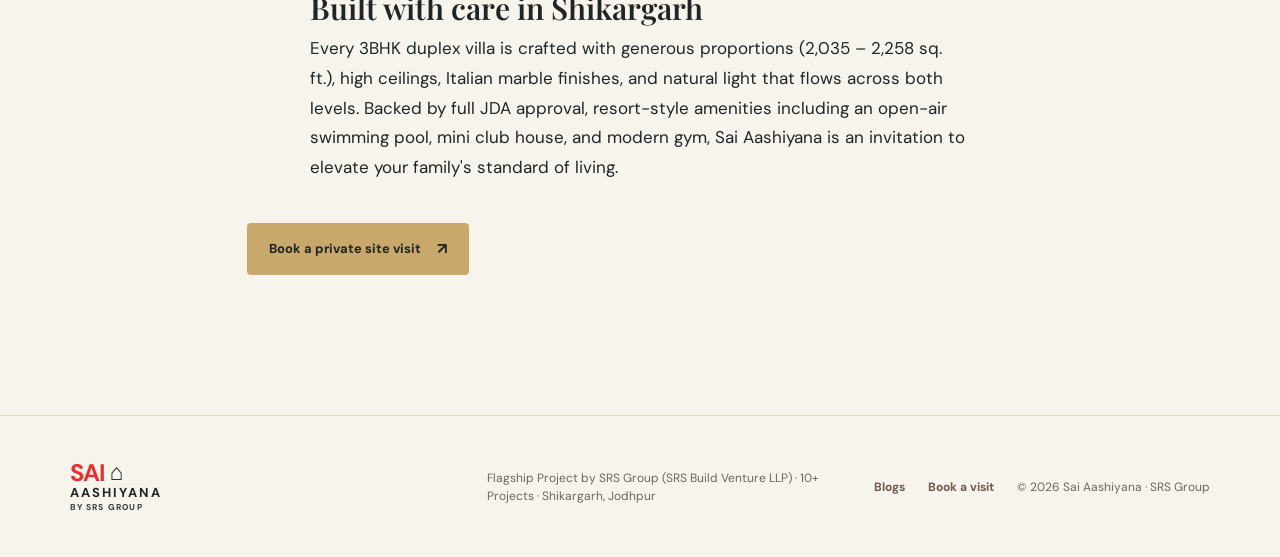
<file: blog-home.html>
<!doctype html>
<html lang="en">
<head>
  <meta charset="UTF-8">
  <meta name="viewport" content="width=device-width, initial-scale=1.0">
  <meta name="description" content="From four walls to a lifetime of beautiful memories — why conscious villa design matters for your family's future." />
  <meta name="theme-color" content="#141b18">
  <title>A Lifetime of Memories | Sai Aashiyana · By SRS Group</title>
  <link rel="icon" type="image/svg+xml" href="assets/favicon.svg">
  <link rel="preconnect" href="https://fonts.googleapis.com">
  <link rel="preconnect" href="https://fonts.gstatic.com" crossorigin>
  <link href="https://fonts.googleapis.com/css2?family=DM+Sans:wght@400;500;600;700&family=Playfair+Display:ital,wght@0,500;0,600;0,700;1,500&display=swap" rel="stylesheet">
  <link rel="stylesheet" href="styles.css">
  <link rel="stylesheet" href="blog.css">
</head>
<body>
  <header class="site-header blog-header">
    <a class="brand" href="index.html">
      <span class="brand-sai">SAI</span><span class="brand-mark">⌂</span><span class="brand-name">AASHIYANA</span>
      <small>By SRS Group</small>
    </a>
    <a class="back-link" href="blogs.html">← All blogs</a>
  </header>

  <main class="post">
    <p class="eyebrow">Brand Story · Sai Aashiyana · By SRS Group</p>
    <h1>From four walls to a lifetime of beautiful memories.</h1>
    <img src="assets/living-room.png" alt="Sai Aashiyana luxury living room interior">
    
    <article>
      <p class="lead">A home holds the everyday moments that slowly become the most cherished chapters of our lives.</p>
      <p>The first quiet tea on the balcony in the morning. An unhurried Sunday family lunch in the open kitchen. The laughter of children playing safely on wide society roads. These are the small moments that turn brick and mortar into a deeply personal place of belonging.</p>
      <p>As one of the most popular and flagship projects by SRS Group (SRS Build Venture LLP), Sai Aashiyana reflects a master vision rooted in building for a better tomorrow. With a verified developer track record of 10+ projects—including 4 completed communities, 3 active ongoing developments, and 4+ upcoming in the government approval pipeline—SRS Group brings rock-solid trust and quality craftsmanship to every brick.</p>
      <h2>Built with care in Shikargarh</h2>
      <p>Every 3BHK duplex villa is crafted with generous proportions (2,035 – 2,258 sq. ft.), high ceilings, Italian marble finishes, and natural light that flows across both levels. Backed by full JDA approval, resort-style amenities including an open-air swimming pool, mini club house, and modern gym, Sai Aashiyana is an invitation to elevate your family's standard of living.</p>
    </article>

    <div style="margin: 40px 0;">
      <a class="button gold" href="index.html#contact">Book a private site visit <span>↗</span></a>
    </div>
  </main>

  <footer>
    <a class="brand footer-brand" href="index.html">
      <span class="brand-sai">SAI</span><span class="brand-mark">⌂</span><span class="brand-name">AASHIYANA</span>
      <small>By SRS Group</small>
    </a>
    <p>Flagship Project by SRS Group (SRS Build Venture LLP) · 10+ Projects · Shikargarh, Jodhpur</p>
    <a href="blogs.html">Blogs</a>
    <a href="index.html#contact">Book a visit</a>
    <span>© 2026 Sai Aashiyana · SRS Group</span>
  </footer>

  <!-- Floating Scroll To Top Button -->
  <button type="button" id="scroll-to-top" class="scroll-top-btn" aria-label="Scroll to top" title="Back to top">
    <svg width="20" height="20" viewBox="0 0 24 24" fill="none" stroke="currentColor" stroke-width="2.5" stroke-linecap="round" stroke-linejoin="round">
      <path d="M18 15l-6-6-6 6"/>
    </svg>
  </button>

  <script src="script.js"></script>
</body>
</html>
</file>
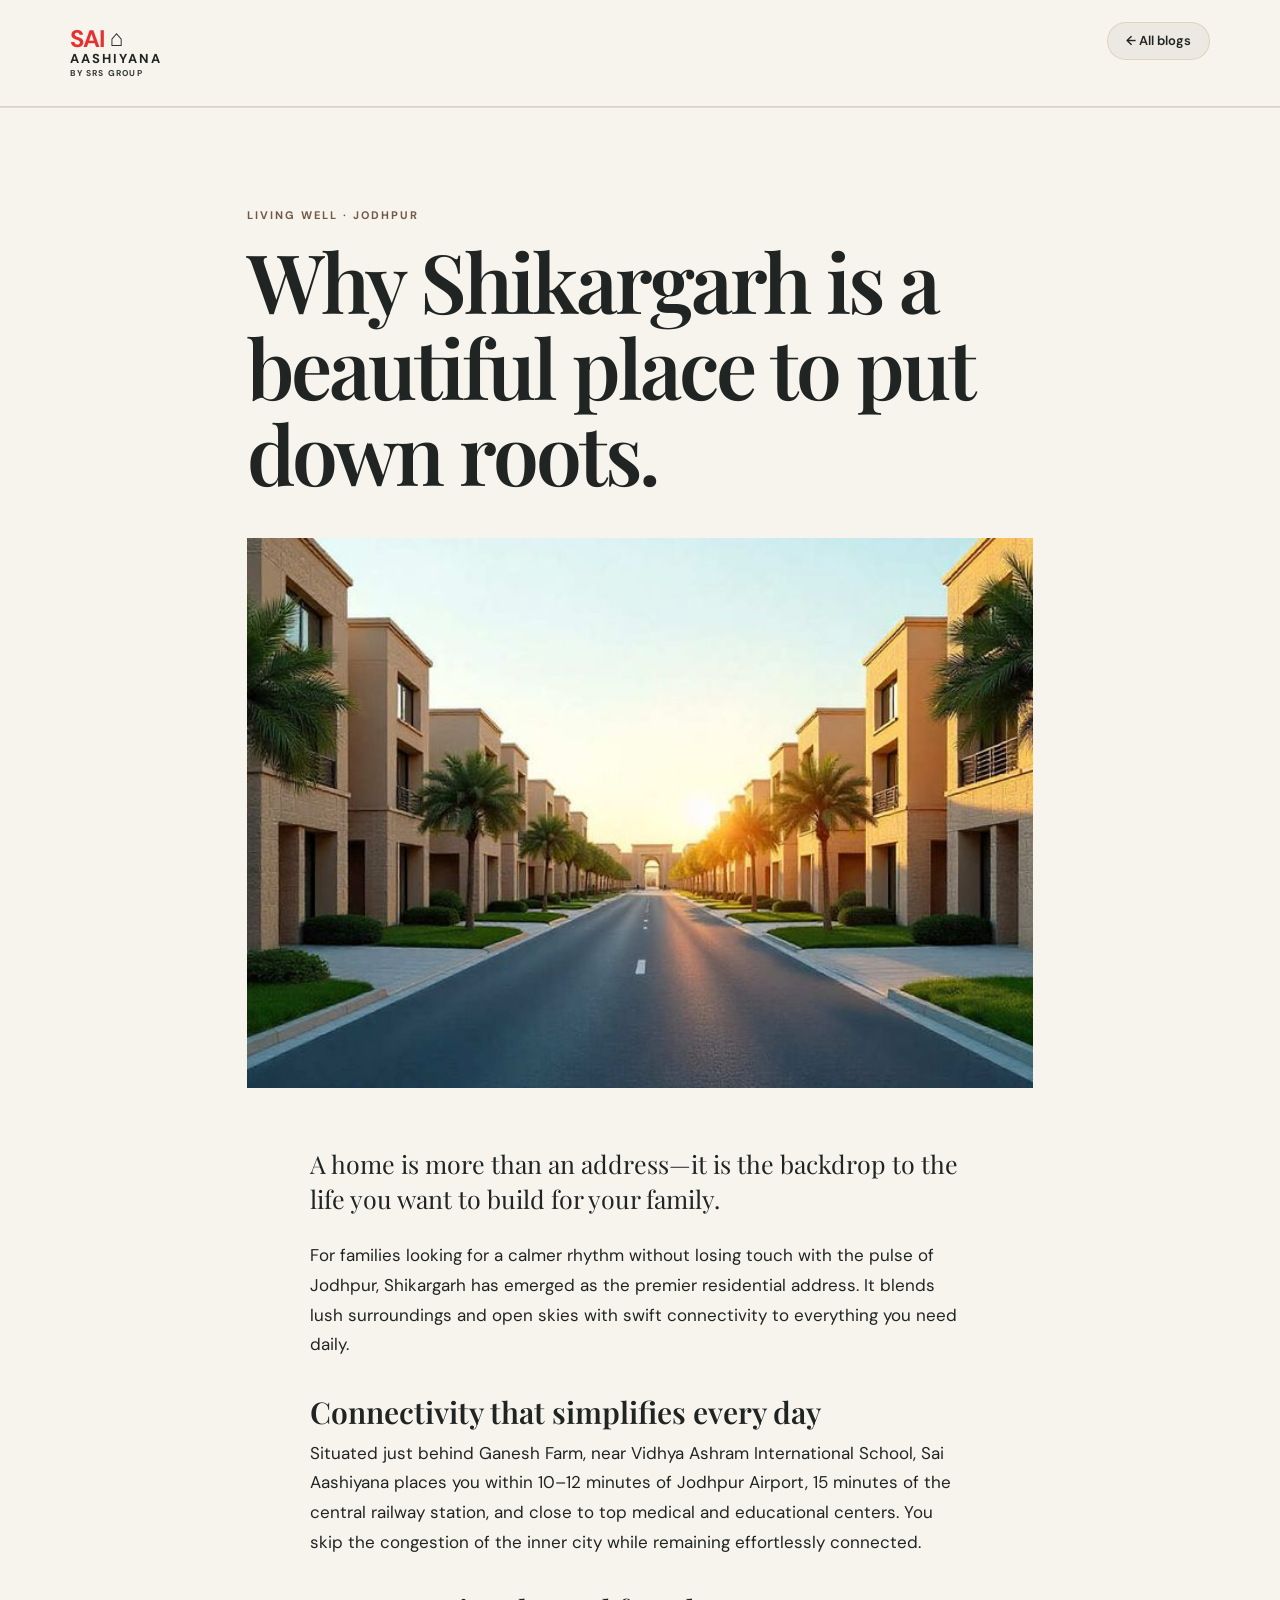
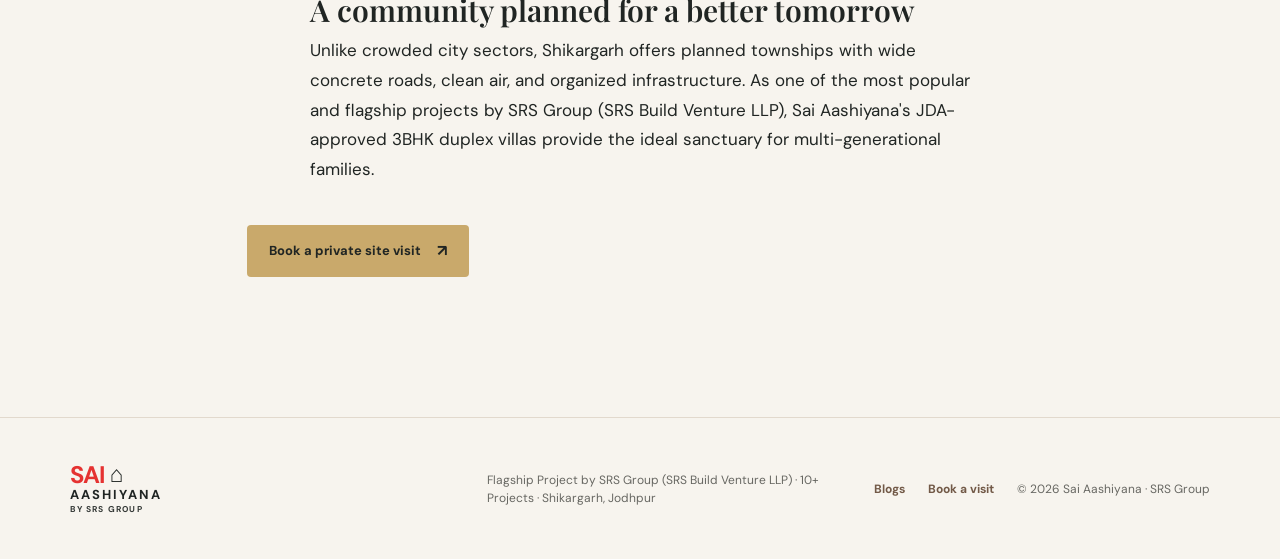
<file: blog-shikargarh.html>
<!doctype html>
<html lang="en">
<head>
  <meta charset="UTF-8">
  <meta name="viewport" content="width=device-width, initial-scale=1.0">
  <meta name="description" content="Discover why Shikargarh, Jodhpur is becoming the top residential destination for families seeking calm, connectivity, and modern villa living by SRS Group." />
  <meta name="theme-color" content="#141b18">
  <title>Why Shikargarh | Sai Aashiyana · By SRS Group</title>
  <link rel="icon" type="image/svg+xml" href="assets/favicon.svg">
  <link rel="preconnect" href="https://fonts.googleapis.com">
  <link rel="preconnect" href="https://fonts.gstatic.com" crossorigin>
  <link href="https://fonts.googleapis.com/css2?family=DM+Sans:wght@400;500;600;700&family=Playfair+Display:ital,wght@0,500;0,600;0,700;1,500&display=swap" rel="stylesheet">
  <link rel="stylesheet" href="styles.css">
  <link rel="stylesheet" href="blog.css">
</head>
<body>
  <header class="site-header blog-header">
    <a class="brand" href="index.html">
      <span class="brand-sai">SAI</span><span class="brand-mark">⌂</span><span class="brand-name">AASHIYANA</span>
      <small>By SRS Group</small>
    </a>
    <a class="back-link" href="blogs.html">← All blogs</a>
  </header>

  <main class="post">
    <p class="eyebrow">Living well · Jodhpur</p>
    <h1>Why Shikargarh is a beautiful place to put down roots.</h1>
    <img src="assets/main-society.jpg" alt="Sai Aashiyana society entrance in Shikargarh">
    
    <article>
      <p class="lead">A home is more than an address—it is the backdrop to the life you want to build for your family.</p>
      <p>For families looking for a calmer rhythm without losing touch with the pulse of Jodhpur, Shikargarh has emerged as the premier residential address. It blends lush surroundings and open skies with swift connectivity to everything you need daily.</p>
      
      <h2>Connectivity that simplifies every day</h2>
      <p>Situated just behind Ganesh Farm, near Vidhya Ashram International School, Sai Aashiyana places you within 10–12 minutes of Jodhpur Airport, 15 minutes of the central railway station, and close to top medical and educational centers. You skip the congestion of the inner city while remaining effortlessly connected.</p>
      
      <h2>A community planned for a better tomorrow</h2>
      <p>Unlike crowded city sectors, Shikargarh offers planned townships with wide concrete roads, clean air, and organized infrastructure. As one of the most popular and flagship projects by SRS Group (SRS Build Venture LLP), Sai Aashiyana's JDA-approved 3BHK duplex villas provide the ideal sanctuary for multi-generational families.</p>
    </article>

    <div style="margin: 40px 0;">
      <a class="button gold" href="index.html#contact">Book a private site visit <span>↗</span></a>
    </div>
  </main>

  <footer>
    <a class="brand footer-brand" href="index.html">
      <span class="brand-sai">SAI</span><span class="brand-mark">⌂</span><span class="brand-name">AASHIYANA</span>
      <small>By SRS Group</small>
    </a>
    <p>Flagship Project by SRS Group (SRS Build Venture LLP) · 10+ Projects · Shikargarh, Jodhpur</p>
    <a href="blogs.html">Blogs</a>
    <a href="index.html#contact">Book a visit</a>
    <span>© 2026 Sai Aashiyana · SRS Group</span>
  </footer>

  <!-- Floating Scroll To Top Button -->
  <button type="button" id="scroll-to-top" class="scroll-top-btn" aria-label="Scroll to top" title="Back to top">
    <svg width="20" height="20" viewBox="0 0 24 24" fill="none" stroke="currentColor" stroke-width="2.5" stroke-linecap="round" stroke-linejoin="round">
      <path d="M18 15l-6-6-6 6"/>
    </svg>
  </button>

  <script src="script.js"></script>
</body>
</html>
</file>
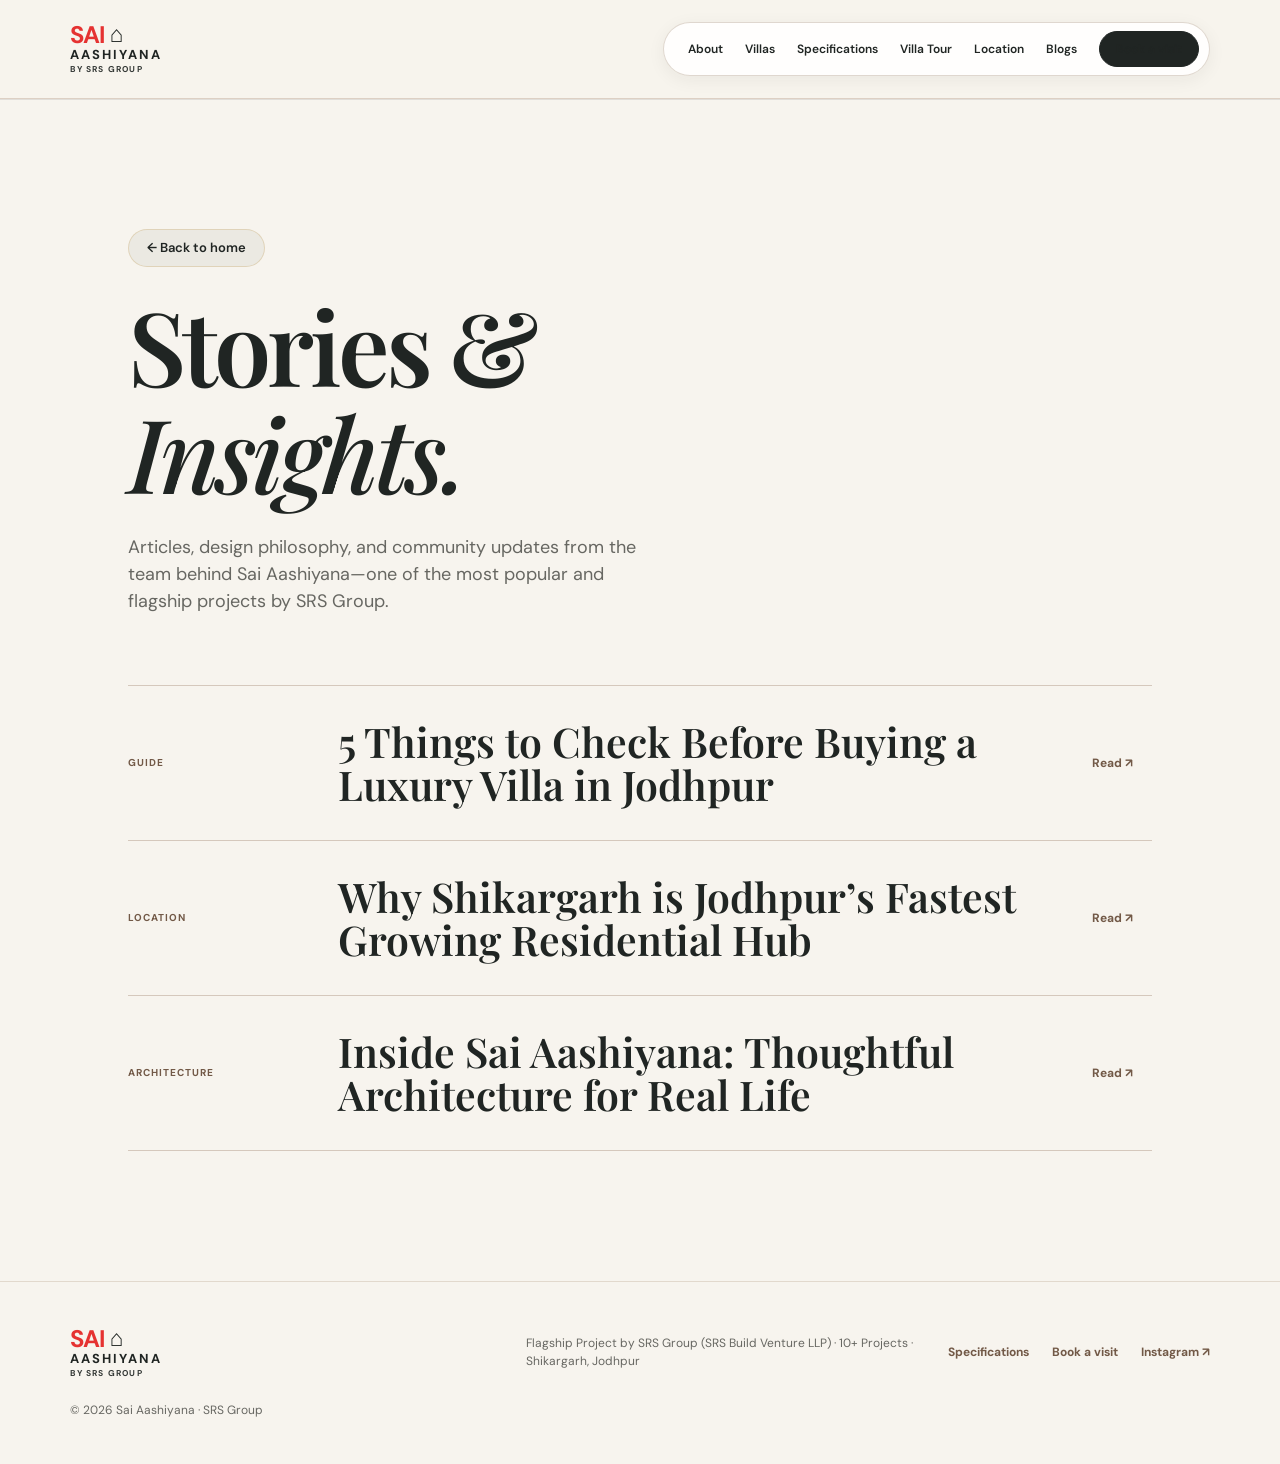
<file: blogs.html>
<!doctype html>
<html lang="en">
<head>
  <meta charset="UTF-8">
  <meta name="viewport" content="width=device-width, initial-scale=1.0">
  <meta name="description" content="Sai Aashiyana Journal — Real estate guides, luxury living tips, and community stories in Shikargarh, Jodhpur by SRS Group." />
  <meta name="theme-color" content="#141b18">
  <title>Journal | Sai Aashiyana · By SRS Group</title>
  <link rel="icon" type="image/svg+xml" href="assets/favicon.svg">
  <link rel="preconnect" href="https://fonts.googleapis.com">
  <link rel="preconnect" href="https://fonts.gstatic.com" crossorigin>
  <link href="https://fonts.googleapis.com/css2?family=DM+Sans:wght@400;500;600;700&family=Playfair+Display:ital,wght@0,500;0,600;0,700;1,500&display=swap" rel="stylesheet">
  <link rel="stylesheet" href="styles.css">
  <link rel="stylesheet" href="blog.css">
</head>
<body>
  <header class="site-header blog-header">
    <a class="brand" href="index.html" aria-label="Sai Aashiyana home">
      <span class="brand-sai">SAI</span><span class="brand-mark">⌂</span><span class="brand-name">AASHIYANA</span>
      <small>By SRS Group</small>
    </a>
    <button class="menu-button" aria-label="Open menu" aria-expanded="false">
      <span></span><span></span>
    </button>
    <nav class="main-nav">
      <a href="index.html#about">About</a>
      <a href="index.html#development">Villas</a>
      <a href="index.html#specs">Specifications</a>
      <a href="index.html#tour">Villa Tour</a>
      <a href="index.html#location">Location</a>
      <a href="blogs.html">Blogs</a>
      <a class="nav-cta" href="index.html#contact">Book a visit</a>
    </nav>
  </header>

  <main class="blog-page">
    <a class="back-link" href="index.html">← Back to home</a>
    <h1>Stories &amp;<br><em>Insights.</em></h1>
    <p class="blog-lede">Articles, design philosophy, and community updates from the team behind Sai Aashiyana—one of the most popular and flagship projects by SRS Group.</p>

    <div class="blog-list">
      <a class="blog-row" href="blog-buying-guide.html">
        <span>Guide</span>
        <h2>5 Things to Check Before Buying a Luxury Villa in Jodhpur</h2>
        <b>Read ↗</b>
      </a>
      <a class="blog-row" href="blog-shikargarh.html">
        <span>Location</span>
        <h2>Why Shikargarh is Jodhpur’s Fastest Growing Residential Hub</h2>
        <b>Read ↗</b>
      </a>
      <a class="blog-row" href="blog-home.html">
        <span>Architecture</span>
        <h2>Inside Sai Aashiyana: Thoughtful Architecture for Real Life</h2>
        <b>Read ↗</b>
      </a>
    </div>
  </main>

  <footer>
    <a class="brand footer-brand" href="index.html">
      <span class="brand-sai">SAI</span><span class="brand-mark">⌂</span><span class="brand-name">AASHIYANA</span>
      <small>By SRS Group</small>
    </a>
    <p>Flagship Project by SRS Group (SRS Build Venture LLP) · 10+ Projects · Shikargarh, Jodhpur</p>
    <a href="index.html#specs">Specifications</a>
    <a href="index.html#contact">Book a visit</a>
    <a href="https://instagram.com/sai_aashiyana_shikargarh" target="_blank" rel="noopener">Instagram ↗</a>
    <span>© 2026 Sai Aashiyana · SRS Group</span>
  </footer>

  <!-- Floating Scroll To Top Button -->
  <button type="button" id="scroll-to-top" class="scroll-top-btn" aria-label="Scroll to top" title="Back to top">
    <svg width="20" height="20" viewBox="0 0 24 24" fill="none" stroke="currentColor" stroke-width="2.5" stroke-linecap="round" stroke-linejoin="round">
      <path d="M18 15l-6-6-6 6"/>
    </svg>
  </button>

  <script src="script.js"></script>
</body>
</html>
</file>
<file: styles.css>
:root {
  --wine: #725947;
  --ink: #202523;
  --gold: #c9a96b;
  --paper: #f7f4ee;
  --sand: #ede6db;
  --muted: #676762;
}

* {
  box-sizing: border-box;
}

html {
  scroll-behavior: smooth;
}

body {
  margin: 0;
  background: var(--paper);
  color: var(--ink);
  font-family: "DM Sans", Arial, sans-serif;
  line-height: 1.5;
}

h1, h2, h3, p {
  margin-top: 0;
}

h1, h2, h3 {
  font-family: "Playfair Display", Georgia, serif;
  line-height: 1.05;
  font-weight: 600;
}

em {
  font-weight: 500;
}

/* Site Header */
.site-header {
  position: fixed;
  top: 0;
  left: 0;
  right: 0;
  z-index: 99;
  padding: 22px 5.5%;
  display: flex;
  justify-content: space-between;
  align-items: center;
  color: #fff;
  transition: padding 0.3s ease, background 0.3s ease, backdrop-filter 0.3s ease;
}

.site-header.nav-docked {
  padding: 14px 5.5%;
  background: rgba(255, 255, 255, 0.88);
  backdrop-filter: blur(18px) saturate(180%);
  -webkit-backdrop-filter: blur(18px) saturate(180%);
  border-bottom: 1px solid rgba(220, 212, 202, 0.7);
  box-shadow: 0 6px 24px rgba(32, 37, 35, 0.06);
  color: var(--ink);
}

.site-header.nav-docked .brand {
  color: var(--ink);
}

.site-header.nav-docked .brand small {
  color: var(--muted);
}

.site-header.nav-docked .menu-button span {
  background: var(--ink);
}

.brand {
  display: grid;
  grid-template-columns: auto 1fr;
  gap: 1px 5px;
  color: inherit;
  text-decoration: none;
  line-height: 1;
  width: 152px;
  transition: color 0.3s ease;
}

.brand-sai {
  font-size: 24px;
  font-weight: 700;
  color: #e53231;
  letter-spacing: -1px;
}

.brand-mark {
  font-size: 23px;
}

.brand-name {
  grid-column: 1 / -1;
  font-size: 13px;
  letter-spacing: 2px;
  font-weight: 700;
}

.brand small {
  grid-column: 1 / -1;
  font-size: 8.5px;
  letter-spacing: 1.2px;
  text-transform: uppercase;
  font-weight: 700;
  margin-top: 4px;
  opacity: 0.9;
}

.main-nav {
  display: flex;
  gap: 22px;
  align-items: center;
  background: rgba(255, 255, 255, 0.9);
  backdrop-filter: blur(16px) saturate(180%);
  -webkit-backdrop-filter: blur(16px) saturate(180%);
  padding: 8px 10px 8px 24px;
  border-radius: 999px;
  border: 1px solid rgba(225, 218, 208, 0.75);
  box-shadow: 0 8px 24px rgba(32, 37, 35, 0.08);
  transition: background 0.3s ease, border-color 0.3s ease, box-shadow 0.3s ease;
}

.site-header.nav-docked .main-nav {
  background: rgba(255, 255, 255, 0.95);
  border-color: rgba(215, 205, 195, 0.85);
  box-shadow: 0 4px 18px rgba(32, 37, 35, 0.06);
}

.main-nav a {
  font-size: 12px;
  font-weight: 600;
  text-decoration: none;
  color: var(--ink);
  transition: color 0.2s;
}

.main-nav a:hover {
  color: var(--gold);
}

.nav-cta {
  background: var(--ink);
  color: #fff !important;
  border: 1px solid var(--ink);
  padding: 8px 16px;
  border-radius: 999px;
  transition: background 0.25s, color 0.25s, transform 0.2s, box-shadow 0.2s;
}

.nav-cta:hover {
  background: var(--gold) !important;
  border-color: var(--gold) !important;
  color: #fff !important;
  transform: translateY(-1px);
  box-shadow: 0 4px 12px rgba(201, 169, 107, 0.35);
}

.menu-button {
  display: none;
}

/* Hero Section */
.hero {
  height: 100svh;
  min-height: 690px;
  position: relative;
  overflow: hidden;
  color: #fff;
  background: var(--ink);
}

.hero-photo, .hero-wash {
  position: absolute;
  inset: 0;
}

.hero-photo {
  background: url("assets/hero-image.jpg") center 50% / cover no-repeat;
  animation: heroZoom 2s cubic-bezier(.16, .84, .33, 1) both;
}

.hero-wash {
  background: linear-gradient(90deg, rgba(20, 27, 24, 0.76), rgba(20, 27, 24, 0.18) 60%), linear-gradient(0deg, rgba(16, 21, 19, 0.8), transparent 45%);
}

.hero-giant {
  position: absolute;
  z-index: 1;
  bottom: 25%;
  left: 6%;
  margin: 0;
  font-size: clamp(68px, 10vw, 155px);
  letter-spacing: -0.07em;
  font-weight: 700;
  color: #fff;
  text-shadow: 0 4px 25px rgba(0, 0, 0, 0.25);
  animation: rise 0.95s 0.15s both;
}

.hero-copy {
  z-index: 2;
  position: absolute;
  top: 38%;
  right: 8%;
  width: 320px;
  animation: rise 1s 0.3s both;
}

.eyebrow {
  font-size: 11px;
  letter-spacing: 2px;
  text-transform: uppercase;
  font-weight: 700;
  color: var(--wine);
  margin-bottom: 14px;
}

.light {
  color: #e8ca8d;
}

.hero-kicker {
  font-size: 24px;
  line-height: 1.25;
}

.hero-bottom {
  position: absolute;
  z-index: 2;
  bottom: 10%;
  left: 6%;
  display: flex;
  align-items: flex-end;
  gap: 35px;
  animation: rise 1s 0.45s both;
}

.hero-bottom p {
  max-width: 440px;
  margin: 0;
  font-size: 15px;
  line-height: 1.6;
  color: #ede5df;
}

.button {
  display: inline-flex;
  align-items: center;
  justify-content: center;
  gap: 16px;
  padding: 14px 22px;
  text-decoration: none;
  font-size: 13px;
  font-weight: 700;
  border-radius: 4px;
  transition: transform 0.25s ease, box-shadow 0.25s ease, background 0.25s ease;
}

.button:hover {
  transform: translateY(-2px);
  box-shadow: 0 10px 22px rgba(20, 25, 23, 0.25);
}

.button span {
  font-size: 16px;
}

.gold {
  background: var(--gold);
  color: var(--ink);
}

.white {
  background: #fff;
  color: var(--ink);
}

.outline {
  border: 1px solid var(--wine);
  color: var(--wine);
}

.scroll-cue {
  position: absolute;
  z-index: 2;
  bottom: 27px;
  right: 6%;
  font-size: 10px;
  text-transform: uppercase;
  letter-spacing: 1.3px;
  color: #fff;
  text-decoration: none;
}

.scroll-cue i {
  display: inline-block;
  height: 23px;
  border-left: 1px solid #fff;
  margin: 0 11px -7px 0;
  animation: pulse 1.6s infinite;
}

.hero-index {
  position: absolute;
  z-index: 2;
  right: 6%;
  top: 45%;
  font-size: 10px;
  letter-spacing: 1px;
  writing-mode: vertical-rl;
}

/* Intro Section */
.intro {
  padding: 140px 10%;
}

.intro-grid {
  display: grid;
  grid-template-columns: 1.15fr 0.85fr;
  gap: 100px;
  align-items: end;
}

.intro h1, .section-heading h2, .future h2, .contact h2 {
  font-size: clamp(43px, 5.2vw, 76px);
  letter-spacing: -2.5px;
}

.intro-grid p {
  font-size: 18px;
  line-height: 1.7;
  margin-bottom: 25px;
  color: var(--muted);
}

.text-link {
  color: inherit;
  text-decoration: none;
  border-bottom: 1px solid currentColor;
  padding-bottom: 6px;
  font-size: 13px;
  font-weight: 700;
  transition: color 0.25s, letter-spacing 0.25s;
}

.text-link:hover {
  color: var(--wine);
  letter-spacing: 0.35px;
}

.text-link span {
  margin-left: 12px;
}

/* 4 Benefits Pillars */
.benefits {
  margin: 0 5.5%;
  border-top: 1px solid #d4c7bb;
  border-bottom: 1px solid #d4c7bb;
  display: grid;
  grid-template-columns: repeat(4, 1fr);
}

.benefits article {
  padding: 36px 28px 43px;
  border-right: 1px solid #d4c7bb;
}

.benefits article:last-child {
  border: 0;
}

.benefits span {
  color: var(--gold);
  font-size: 11px;
  font-weight: 700;
}

.benefits h2 {
  margin: 32px 0 12px;
  font-size: 28px;
}

.benefits p {
  font-size: 14px;
  color: var(--muted);
  margin: 0;
  line-height: 1.6;
}

/* Showcase & Expanding Accordion Gallery */
.showcase {
  padding: 120px 5.5% 45px;
  background: var(--paper);
}

.showcase-intro {
  display: grid;
  grid-template-columns: 0.8fr 1.2fr;
  gap: 9%;
  max-width: 1180px;
  margin: 0 auto 100px;
  align-items: center;
}

.showcase-intro h2 {
  font-size: clamp(40px, 4.8vw, 68px);
  letter-spacing: -2px;
  margin: 0 0 18px;
}

.showcase-intro p {
  max-width: 410px;
  color: var(--muted);
  font-size: 15px;
  line-height: 1.75;
}

.showcase-intro-visual {
  height: 360px;
  position: relative;
  perspective: 1000px;
}

.showcase-intro-visual img {
  position: absolute;
  top: 0;
  width: 52%;
  height: 100%;
  object-fit: cover;
  background: #ffffff;
  border-radius: 12px;
  box-shadow: 0 16px 36px rgba(24, 26, 24, 0.16);
  transition: transform 0.55s cubic-bezier(0.25, 1, 0.5, 1), opacity 0.55s ease, filter 0.55s ease, box-shadow 0.55s ease, left 0.55s cubic-bezier(0.25, 1, 0.5, 1);
  cursor: pointer;
  user-select: none;
}

.showcase-intro-visual img.pos-left {
  left: 0;
  transform: scale(0.88) translateY(8px);
  opacity: 0.55;
  filter: blur(1px);
  z-index: 1;
}

.showcase-intro-visual img.pos-center {
  left: 24%;
  transform: scale(1.04) translateY(0);
  opacity: 1;
  filter: blur(0);
  z-index: 3;
  box-shadow: 0 24px 44px rgba(24, 26, 24, 0.28);
}

.showcase-intro-visual img.pos-right {
  left: 48%;
  transform: scale(0.88) translateY(8px);
  opacity: 0.55;
  filter: blur(1px);
  z-index: 1;
}

.showcase-intro-visual img.pos-left:hover,
.showcase-intro-visual img.pos-right:hover {
  opacity: 0.85;
  filter: blur(0);
  transform: scale(0.92) translateY(4px);
}

/* SRS Group Developer Trust & Portfolio Bar */
.srs-trust-bar {
  max-width: 1180px;
  margin: 0 auto 55px;
  background: #ffffff;
  border-radius: 16px;
  padding: 34px 38px;
  border: 1px solid rgba(201, 169, 107, 0.35);
  box-shadow: 0 16px 40px rgba(32, 37, 35, 0.06);
}

.srs-trust-header {
  margin-bottom: 24px;
}

.srs-badge {
  display: inline-block;
  padding: 5px 12px;
  border-radius: 999px;
  background: rgba(201, 169, 107, 0.15);
  color: var(--wine);
  font-size: 11px;
  font-weight: 700;
  letter-spacing: 1.5px;
  text-transform: uppercase;
  margin-bottom: 10px;
}

.srs-trust-header h3 {
  font-size: clamp(23px, 2.5vw, 32px);
  margin-bottom: 8px;
  color: var(--ink);
  letter-spacing: -0.5px;
}

.srs-trust-header h3 strong {
  color: #c9a96b;
}

.srs-trust-header p {
  color: var(--muted);
  font-size: 14.5px;
  line-height: 1.6;
  max-width: 820px;
  margin: 0;
}

.srs-stats-grid {
  display: grid;
  grid-template-columns: repeat(4, 1fr);
  gap: 16px;
  margin-bottom: 22px;
}

.srs-stat-card {
  background: var(--paper);
  border: 1px solid rgba(220, 212, 202, 0.75);
  border-radius: 12px;
  padding: 20px 16px;
  text-align: center;
  transition: transform 0.3s ease, border-color 0.3s ease, box-shadow 0.3s ease;
}

.srs-stat-card:hover {
  transform: translateY(-4px);
  border-color: #c9a96b;
  box-shadow: 0 10px 24px rgba(201, 169, 107, 0.16);
}

.srs-stat-num {
  display: block;
  font-family: "Playfair Display", Georgia, serif;
  font-size: 38px;
  font-weight: 700;
  color: var(--ink);
  line-height: 1;
  margin-bottom: 6px;
}

.srs-stat-card:hover .srs-stat-num {
  color: #c9a96b;
}

.srs-stat-card strong {
  display: block;
  font-size: 12.5px;
  color: var(--wine);
  text-transform: uppercase;
  letter-spacing: 0.8px;
  margin-bottom: 6px;
}

.srs-stat-card p {
  font-size: 12px;
  color: var(--muted);
  line-height: 1.4;
  margin: 0;
}

.srs-flagship-tag {
  display: flex;
  align-items: center;
  gap: 14px;
  background: linear-gradient(90deg, rgba(201, 169, 107, 0.12), rgba(247, 244, 238, 0.5));
  border-left: 4px solid #c9a96b;
  padding: 12px 18px;
  border-radius: 0 8px 8px 0;
}

.srs-flagship-tag span {
  font-size: 11px;
  font-weight: 700;
  text-transform: uppercase;
  letter-spacing: 1px;
  color: #936f32;
  white-space: nowrap;
}

.srs-flagship-tag p {
  margin: 0;
  font-size: 13px;
  color: var(--ink);
  line-height: 1.5;
}

@media (max-width: 900px) {
  .srs-stats-grid {
    grid-template-columns: repeat(2, 1fr);
  }
  .srs-trust-bar {
    padding: 24px 18px;
    margin-bottom: 40px;
  }
  .srs-flagship-tag {
    flex-direction: column;
    align-items: flex-start;
    gap: 6px;
  }
}

@media (max-width: 540px) {
  .srs-stats-grid {
    grid-template-columns: 1fr;
  }
}

.featured-head {
  max-width: 1180px;
  margin: 0 auto 30px;
  display: flex;
  align-items: flex-end;
  justify-content: space-between;
}

.featured-head h2 {
  font-size: clamp(38px, 4.4vw, 62px);
  letter-spacing: -2px;
  margin: 0;
}

.featured-controls {
  display: flex;
  gap: 8px;
}

.featured-controls button {
  width: 42px;
  height: 42px;
  border: 1px solid #c9c1b8;
  border-radius: 50%;
  background: transparent;
  color: #202523;
  font-size: 17px;
  cursor: pointer;
  transition: background 0.2s, color 0.2s;
}

.featured-controls button:hover {
  background: #202523;
  color: #fff;
}

.featured-grid {
  display: flex;
  gap: 14px;
  max-width: 1180px;
  margin: auto;
  height: 400px;
}

.feature-card {
  position: relative;
  flex: 1;
  min-width: 0;
  height: 100%;
  border-radius: 12px;
  overflow: hidden;
  border: 0;
  padding: 0;
  background: #202523;
  cursor: pointer;
  text-align: left;
  transition: flex 0.65s cubic-bezier(0.25, 1, 0.5, 1), transform 0.3s ease, box-shadow 0.35s ease, filter 0.35s ease;
  user-select: none;
  outline: none;
}

.feature-card:not(.active):hover {
  filter: brightness(1.08);
  transform: translateY(-2px);
}

.feature-card.active {
  flex: 3.8;
  cursor: default;
  box-shadow: 0 18px 40px rgba(24, 26, 24, 0.22);
}

.feature-card img {
  position: absolute;
  inset: 0;
  width: 100%;
  height: 100%;
  object-fit: cover;
  filter: saturate(0.85) brightness(0.85);
  transition: filter 0.5s ease, transform 0.7s cubic-bezier(0.25, 1, 0.5, 1);
}

.feature-card:hover img {
  filter: saturate(0.95) brightness(0.95);
}

.feature-card.active img {
  filter: saturate(1) brightness(1);
  transform: scale(1.02);
}

.feature-card-shade {
  position: absolute;
  inset: 0;
  background: linear-gradient(0deg, rgba(16, 21, 19, 0.88) 0%, rgba(16, 21, 19, 0.22) 48%, transparent 70%);
  pointer-events: none;
  opacity: 0.65;
  transition: opacity 0.5s ease;
}

.feature-card.active .feature-card-shade {
  opacity: 0.94;
}

.feature-card-num {
  position: absolute;
  bottom: 22px;
  left: 50%;
  transform: translateX(-50%);
  z-index: 2;
  font-size: 11px;
  font-weight: 700;
  letter-spacing: 1.5px;
  color: #fff;
  background: rgba(20, 26, 24, 0.62);
  backdrop-filter: blur(8px);
  padding: 5px 10px;
  border-radius: 999px;
  border: 1px solid rgba(255, 255, 255, 0.2);
  transition: opacity 0.3s ease, transform 0.3s ease;
  pointer-events: none;
}

.feature-card.active .feature-card-num {
  opacity: 0;
  transform: translateX(-50%) translateY(8px);
  pointer-events: none;
}

.feature-card-copy {
  position: absolute;
  z-index: 2;
  left: 32px;
  bottom: 28px;
  right: 32px;
  color: #fff;
  opacity: 0;
  transform: translateY(16px);
  pointer-events: none;
  white-space: nowrap;
  overflow: hidden;
  transition: opacity 0.3s ease, transform 0.3s ease;
}

.feature-card.active .feature-card-copy {
  opacity: 1;
  transform: translateY(0);
  transition: opacity 0.5s 0.2s cubic-bezier(0.16, 1, 0.3, 1), transform 0.5s 0.2s cubic-bezier(0.16, 1, 0.3, 1);
}

.feature-card-copy span {
  display: block;
  font-size: 11px;
  text-transform: uppercase;
  letter-spacing: 1.5px;
  color: #e8ca8d;
  font-weight: 700;
  margin-bottom: 7px;
}

.feature-card-copy h3 {
  font-size: clamp(24px, 2.6vw, 36px);
  margin: 0;
  line-height: 1.15;
  font-family: "Playfair Display", Georgia, serif;
  font-weight: 600;
  overflow: hidden;
  text-overflow: ellipsis;
}

/* Villa Specifications & Amenities */
.villa-specs {
  padding: 110px 5.5%;
  background: linear-gradient(180deg, var(--paper) 0%, var(--sand) 100%);
}

.specs-head {
  max-width: 1180px;
  margin: 0 auto 48px;
}

.specs-head h2 {
  font-size: clamp(38px, 4.5vw, 64px);
  letter-spacing: -2px;
  margin: 0 0 16px;
}

.specs-sub {
  max-width: 620px;
  color: var(--muted);
  font-size: 16px;
  line-height: 1.65;
  margin: 0;
}

.specs-metrics {
  display: grid;
  grid-template-columns: repeat(4, 1fr);
  gap: 18px;
  max-width: 1180px;
  margin: 0 auto 55px;
}

.metric-card {
  padding: 30px 24px;
  background: rgba(255, 255, 255, 0.75);
  backdrop-filter: blur(10px);
  border: 1px solid rgba(255, 255, 255, 0.9);
  border-radius: 12px;
  box-shadow: 0 10px 25px rgba(25, 28, 26, 0.05);
  transition: transform 0.3s ease, box-shadow 0.3s ease;
}

.metric-card:hover {
  transform: translateY(-4px);
  box-shadow: 0 16px 32px rgba(25, 28, 26, 0.1);
}

.metric-card.highlight {
  background: #202523;
  color: #fff;
  border-color: #c9a96b;
}

.metric-card.highlight strong {
  color: #c9a96b;
}

.metric-card.highlight span {
  color: #d6d3cc;
}

.metric-card small {
  display: block;
  font-size: 10px;
  font-weight: 700;
  text-transform: uppercase;
  letter-spacing: 1.5px;
  color: var(--wine);
  margin-bottom: 8px;
}

.metric-card.highlight small {
  color: #e8ca8d;
}

.metric-card strong {
  display: block;
  font-family: "Playfair Display", Georgia, serif;
  font-size: clamp(30px, 3.2vw, 42px);
  line-height: 1.05;
  margin-bottom: 6px;
}

.metric-card span {
  font-size: 13px;
  color: var(--muted);
  font-weight: 500;
}

.amenities-grid {
  display: grid;
  grid-template-columns: repeat(3, 1fr);
  gap: 20px;
  max-width: 1180px;
  margin: auto;
}

.amenity-item {
  padding: 30px 26px;
  background: rgba(255, 255, 255, 0.62);
  border: 1px solid rgba(255, 255, 255, 0.85);
  border-radius: 12px;
  transition: transform 0.3s ease, background 0.3s ease, box-shadow 0.3s ease;
}

.amenity-item:hover {
  transform: translateY(-3px);
  background: #fff;
  box-shadow: 0 14px 28px rgba(20, 24, 22, 0.08);
}

.amenity-icon {
  display: inline-flex;
  font-size: 26px;
  margin-bottom: 14px;
}

.amenity-item h3 {
  font-size: 22px;
  margin: 0 0 8px;
}

.amenity-item p {
  font-size: 14px;
  color: var(--muted);
  margin: 0;
  line-height: 1.55;
}

/* Villa Tour Section */
.villa-tour {
  position: relative;
  padding: 50px 5.5% 120px;
  background: var(--paper);
  overflow: hidden;
}

.villa-tour > * {
  position: relative;
  z-index: 1;
}

.tour-top {
  max-width: 1250px;
  margin: 0 auto 50px;
}

.tour-top h2 {
  font-size: clamp(43px, 5.2vw, 76px);
  letter-spacing: -2.5px;
  margin: 0;
}

.tour-shell {
  max-width: 1250px;
  margin: auto;
  background: transparent;
}

.tour-visual {
  position: relative;
  min-height: 690px;
  border-radius: 14px;
  overflow: hidden;
  box-shadow: 0 24px 60px rgba(31, 30, 25, 0.16);
}

.tour-visual > img {
  position: absolute;
  inset: 0;
  width: 100%;
  height: 100%;
  object-fit: cover;
  opacity: 1;
  transform: scale(1);
  transition: opacity 0.24s ease, transform 0.6s ease;
}

.tour-visual.is-changing > img {
  opacity: 0;
  transform: scale(1.035);
}

.tour-visual:after {
  content: "";
  position: absolute;
  inset: 0;
  background: linear-gradient(0deg, rgba(20, 25, 23, 0.55), transparent 58%);
  pointer-events: none;
}

.tour-caption {
  position: absolute;
  z-index: 1;
  bottom: 34px;
  left: 36px;
  max-width: 390px;
  color: #fff;
}

.tour-caption span {
  font-size: 10px;
  letter-spacing: 1.5px;
  color: #e5c880;
}

.tour-caption h3 {
  font-size: 43px;
  margin: 11px 0 7px;
}

.tour-caption p {
  font-size: 14px;
  line-height: 1.55;
  margin: 0;
  color: #eee2dc;
}

.tour-menu {
  position: absolute;
  right: 24px;
  top: 24px;
  z-index: 3;
  width: 290px;
  padding: 0;
  background: transparent;
}

.tour-item {
  appearance: none;
  display: grid;
  grid-template-columns: 32px 1fr auto;
  gap: 9px;
  align-items: center;
  width: 100%;
  padding: 14px 0;
  border: 0;
  background: transparent;
  color: rgba(255, 255, 255, 0.74);
  text-align: left;
  font-size: 21px;
  font-family: "Playfair Display", Georgia, serif;
  text-shadow: 0 2px 16px rgba(0, 0, 0, 0.42);
  cursor: pointer;
  transition: color 0.25s, transform 0.25s;
}

.tour-item span {
  color: #e9ca8d;
  font: 600 10px "DM Sans", Arial, sans-serif;
}

.tour-item b {
  font-size: 15px;
  opacity: 0;
  color: #fff;
  transition: opacity 0.2s;
}

.tour-item:hover, .tour-item.active {
  padding-left: 12px;
  color: #fff;
  transform: translateX(3px);
}

.tour-item:hover b, .tour-item.active b {
  opacity: 1;
}

.tour-item.active:after {
  content: "";
  grid-column: 2 / -1;
  height: 1px;
  background: rgba(255, 255, 255, 0.65);
  margin-top: 4px;
}

/* Future Developments Section */
.future {
  display: grid;
  grid-template-columns: 1fr 1fr;
  min-height: 650px;
}

.future-image {
  height: 650px;
  overflow: hidden;
}

.future-image img {
  width: 100%;
  height: 100%;
  object-fit: cover;
  object-position: center 25%;
  transition: transform 0.6s ease;
}

.future-image:hover img {
  transform: scale(1.03);
}

.future-copy {
  align-self: center;
  padding: 12% 16%;
}

.future-copy h2 {
  margin-bottom: 23px;
}

.future-copy p:not(.eyebrow) {
  color: var(--muted);
  margin-bottom: 30px;
}

/* Location Section */
.location-section {
  position: relative;
  padding: 135px 10%;
  background: linear-gradient(105deg, rgba(247, 244, 238, 0.95), rgba(247, 244, 238, 0.65)), url("assets/terrace.png") center / cover;
}

.location-inner {
  display: grid;
  grid-template-columns: 1.1fr 0.9fr;
  gap: 80px;
  max-width: 1180px;
  margin: auto;
  align-items: center;
}

.location-inner h2 {
  font-size: clamp(44px, 5.2vw, 76px);
  letter-spacing: -2.5px;
  margin: 0 0 22px;
}

.location-inner > div > p:not(.eyebrow) {
  max-width: 440px;
  color: var(--muted);
  font-size: 16px;
  line-height: 1.65;
}

.proximity-list {
  display: grid;
  grid-template-columns: repeat(2, 1fr);
  gap: 14px;
  margin-top: 32px;
}

.prox-item {
  padding: 16px 20px;
  background: rgba(255, 255, 255, 0.7);
  border: 1px solid rgba(255, 255, 255, 0.9);
  border-radius: 10px;
  backdrop-filter: blur(8px);
  box-shadow: 0 8px 20px rgba(30, 32, 28, 0.05);
}

.prox-item strong {
  display: block;
  font-size: 19px;
  color: #202523;
  font-family: "Playfair Display", Georgia, serif;
}

.prox-item span {
  font-size: 12px;
  color: var(--muted);
  font-weight: 500;
}

.location-card {
  padding: 36px;
  background: rgba(255, 255, 255, 0.68);
  backdrop-filter: blur(15px);
  border: 1px solid rgba(255, 255, 255, 0.85);
  box-shadow: 0 16px 38px rgba(40, 39, 33, 0.1);
  border-radius: 14px;
}

.location-card span {
  font-size: 10px;
  letter-spacing: 1.4px;
  text-transform: uppercase;
  color: #725947;
  font-weight: 700;
}

.location-card strong {
  display: block;
  font: 600 29px / 1.12 "Playfair Display", serif;
  margin: 15px 0;
}

.location-card a {
  display: inline-flex;
  margin-top: 8px;
  padding: 14px 22px;
  background: #202523;
  color: #fff;
  border-radius: 999px;
  text-decoration: none;
  font-size: 12px;
  font-weight: 700;
  transition: transform 0.2s ease, background 0.2s ease;
}

.location-card a:hover {
  transform: translateY(-2px);
  background: #000;
}

/* Journal / Blog Preview */
.blog-preview {
  padding: 130px 5.5%;
}

.section-heading {
  display: flex;
  align-items: flex-end;
  justify-content: space-between;
  margin-bottom: 50px;
}

.article-grid {
  display: grid;
  grid-template-columns: repeat(3, 1fr);
  gap: 20px;
}

.article {
  display: flex;
  flex-direction: column;
  min-height: 290px;
  padding: 30px;
  background: #eee6dc;
  color: var(--ink);
  text-decoration: none;
  border-radius: 8px;
  transition: transform 0.35s ease, box-shadow 0.35s ease;
}

.article:hover {
  transform: translateY(-7px);
  box-shadow: 0 19px 34px rgba(33, 32, 27, 0.16);
}

.article:nth-child(2) {
  background: #dcc8b8;
}

.article span {
  color: var(--wine);
  font-size: 10px;
  text-transform: uppercase;
  letter-spacing: 1.3px;
  font-weight: 700;
}

.article h3 {
  font-size: 28px;
  line-height: 1.15;
  margin: 30px 0 auto;
}

.article b {
  font-size: 12px;
}

.dark-article {
  background: var(--wine);
  color: #fff;
}

.dark-article span {
  color: #edd7aa;
}

/* Contact & Interactive Booking Form */
.contact {
  display: grid;
  grid-template-columns: 1fr 1.05fr;
  align-items: start;
  gap: 70px;
  padding: 120px 8%;
  background: linear-gradient(135deg, rgba(20, 27, 25, 0.94), rgba(20, 27, 25, 0.82)), url("assets/terrace.png") center / cover;
  color: #fff;
}

.contact-info p:not(.eyebrow) {
  color: #dacdca;
  font-size: 16px;
  line-height: 1.65;
  max-width: 440px;
}

.contact-direct {
  margin-top: 35px;
  display: flex;
  flex-direction: column;
  gap: 12px;
  max-width: 310px;
}

.contact-direct p {
  margin: 4px 0 0;
  font-size: 11px;
  color: #c7b8b2;
}

.big {
  padding: 17px;
  border-radius: 999px;
  font-size: 14px;
}

.booking-card {
  background: rgba(25, 32, 29, 0.72);
  border: 1px solid rgba(255, 255, 255, 0.16);
  border-radius: 16px;
  padding: 38px 40px;
  backdrop-filter: blur(20px);
  box-shadow: 0 20px 45px rgba(10, 14, 12, 0.35);
}

.booking-card h3 {
  font-size: 28px;
  margin: 0 0 8px;
  color: #fff;
}

.booking-card > p {
  color: #c9c3bc;
  font-size: 14px;
  margin: 0 0 24px;
  line-height: 1.5;
}

.booking-form {
  display: flex;
  flex-direction: column;
  gap: 16px;
}

.form-group {
  display: flex;
  flex-direction: column;
  gap: 6px;
}

.form-group label {
  font-size: 11px;
  font-weight: 700;
  letter-spacing: 1.2px;
  text-transform: uppercase;
  color: #e8ca8d;
}

.form-group input,
.form-group select,
.form-group textarea {
  width: 100%;
  padding: 12px 15px;
  background: rgba(15, 20, 18, 0.65);
  border: 1px solid rgba(255, 255, 255, 0.2);
  border-radius: 6px;
  color: #fff;
  font: 500 14px "DM Sans", Arial, sans-serif;
  outline: none;
  transition: border-color 0.25s, box-shadow 0.25s;
}

.form-group input:focus,
.form-group select:focus,
.form-group textarea:focus {
  border-color: #c9a96b;
  box-shadow: 0 0 0 3px rgba(201, 169, 107, 0.2);
}

.form-row {
  display: grid;
  grid-template-columns: 1fr 1fr;
  gap: 14px;
}

.booking-actions {
  display: flex;
  flex-direction: column;
  gap: 12px;
  margin-top: 6px;
}

.whatsapp-submit {
  width: 100%;
  padding: 16px;
  background: #25d366;
  color: #ffffff !important;
  border: 0;
  border-radius: 6px;
  cursor: pointer;
  font-size: 15px;
  font-weight: 600;
  font-family: inherit;
  display: flex;
  align-items: center;
  justify-content: center;
  gap: 8px;
  box-shadow: 0 4px 14px rgba(37, 211, 102, 0.35);
  transition: all 0.3s ease;
}

.whatsapp-submit:hover {
  background: #20ba59;
  transform: translateY(-2px);
  box-shadow: 0 6px 20px rgba(37, 211, 102, 0.45);
}

.whatsapp-submit svg {
  flex-shrink: 0;
}

.booking-submit {
  width: 100%;
  padding: 14px;
  border: 0;
  border-radius: 6px;
  cursor: pointer;
  font-size: 14px;
  font-family: inherit;
}

.button.gold.outline {
  background: transparent;
  color: #c9a96b;
  border: 1px solid rgba(201, 169, 107, 0.4);
}

.button.gold.outline:hover {
  background: rgba(201, 169, 107, 0.12);
  border-color: #c9a96b;
}

.form-success {
  padding: 14px 18px;
  background: rgba(56, 142, 60, 0.25);
  border: 1px solid rgba(129, 199, 132, 0.4);
  border-radius: 6px;
  color: #c8e6c9;
  font-size: 13px;
  line-height: 1.5;
  text-align: center;
}

.form-error {
  padding: 14px 18px;
  background: rgba(211, 47, 47, 0.2);
  border: 1px solid rgba(239, 83, 80, 0.4);
  border-radius: 6px;
  color: #ffcdd2;
  font-size: 13px;
  line-height: 1.5;
  text-align: center;
}

/* Footer */
footer {
  padding: 45px 5.5%;
  display: grid;
  grid-template-columns: 1.3fr 1.2fr auto auto auto;
  gap: 23px;
  align-items: center;
  font-size: 12px;
  color: var(--muted);
  background: var(--paper);
  border-top: 1px solid #e2d9cd;
}

.footer-brand {
  color: var(--ink);
}

footer p {
  margin: 0;
}

footer a:not(.brand) {
  color: var(--wine);
  text-decoration: none;
  font-weight: 700;
  transition: color 0.2s;
}

footer a:not(.brand):hover {
  color: var(--ink);
}

/* Reveal Animations */
.reveal {
  opacity: 0;
  transform: translateY(24px);
  transition: opacity 0.75s ease, transform 0.75s ease;
}

.reveal.shown {
  opacity: 1;
  transform: none;
}

@keyframes heroZoom {
  from { transform: scale(1.08); }
  to { transform: scale(1); }
}

@keyframes rise {
  from { opacity: 0; transform: translateY(30px); }
  to { opacity: 1; transform: none; }
}

@keyframes pulse {
  50% { transform: translateY(8px); opacity: 0.35; }
}

/* Responsive Styles */
@media (max-width: 800px) {
  .site-header {
    padding: 18px 6%;
  }
  .main-nav {
    display: none;
    position: absolute;
    top: 70px;
    left: 6%;
    right: 6%;
    background: rgba(255, 255, 255, 0.96);
    backdrop-filter: blur(20px);
    -webkit-backdrop-filter: blur(20px);
    border: 1px solid rgba(215, 205, 195, 0.75);
    box-shadow: 0 14px 35px rgba(32, 37, 35, 0.12);
    padding: 24px;
    flex-direction: column;
    align-items: stretch;
    gap: 16px;
    border-radius: 14px;
  }
  .main-nav.open {
    display: flex;
  }
  .main-nav a {
    color: var(--ink);
    font-size: 15px;
    padding: 6px 0;
  }
  .nav-cta {
    text-align: center;
  }
  .menu-button {
    display: flex;
    background: 0;
    border: 0;
    flex-direction: column;
    gap: 6px;
    cursor: pointer;
    padding: 4px;
  }
  .menu-button span {
    display: block;
    width: 24px;
    height: 2px;
    background: #fff;
    transition: transform 0.2s, background 0.3s;
  }
  .site-header.nav-docked .menu-button span {
    background: var(--ink);
  }
  .hero-giant {
    bottom: 30%;
    left: 6%;
    font-size: 69px;
  }
  .hero-copy {
    top: 36%;
    left: 6%;
    right: auto;
    width: 260px;
  }
  .hero-bottom {
    left: 6%;
    right: 6%;
    bottom: 12%;
    flex-direction: column;
    align-items: flex-start;
    gap: 18px;
  }
  .intro {
    padding: 85px 6%;
  }
  .intro-grid {
    grid-template-columns: 1fr;
    gap: 28px;
  }
  .intro h1, .section-heading h2, .future h2, .contact h2 {
    font-size: 44px;
  }
  .benefits {
    margin: 0 6%;
    grid-template-columns: 1fr 1fr;
  }
  .benefits article {
    padding: 25px 17px;
    border-bottom: 1px solid #d4c7bb;
  }
  .benefits article:nth-child(2), .benefits article:last-child {
    border-right: 0;
  }
  .showcase {
    padding: 85px 6% 35px;
  }
  .showcase-intro {
    grid-template-columns: 1fr;
    gap: 35px;
    margin-bottom: 65px;
  }
  .showcase-intro-visual {
    height: 280px;
  }
  .showcase-intro-visual img {
    width: 62%;
  }
  .showcase-intro-visual img.pos-left {
    left: 0;
  }
  .showcase-intro-visual img.pos-center {
    left: 19%;
  }
  .showcase-intro-visual img.pos-right {
    left: 38%;
  }
  .featured-head {
    display: block;
    margin-bottom: 25px;
  }
  .featured-controls {
    margin-top: 20px;
  }
  .featured-grid {
    height: 380px;
    gap: 8px;
  }
  .feature-card {
    border-radius: 8px;
    min-width: 44px;
  }
  .feature-card.active {
    flex: 4;
  }
  .feature-card-copy {
    left: 16px;
    bottom: 16px;
    right: 16px;
    white-space: normal;
  }
  .feature-card-copy h3 {
    font-size: 22px;
  }
  .feature-card-copy span {
    font-size: 9px;
  }
  .feature-card-num {
    bottom: 14px;
    font-size: 10px;
    padding: 3px 7px;
  }
  .villa-specs {
    padding: 80px 6%;
  }
  .specs-metrics {
    grid-template-columns: 1fr 1fr;
    gap: 12px;
    margin-bottom: 40px;
  }
  .metric-card {
    padding: 20px 18px;
  }
  .amenities-grid {
    grid-template-columns: 1fr;
    gap: 14px;
  }
  .villa-tour {
    padding: 40px 6% 80px;
  }
  .tour-top h2 {
    font-size: 44px;
  }
  .tour-visual {
    min-height: 480px;
    border-radius: 10px;
  }
  .tour-menu {
    right: 15px;
    top: 15px;
    width: 200px;
  }
  .tour-item {
    font-size: 16px;
    padding: 8px 0;
  }
  .tour-caption {
    bottom: 20px;
    left: 20px;
    right: 20px;
  }
  .tour-caption h3 {
    font-size: 32px;
  }
  .future {
    grid-template-columns: 1fr;
  }
  .future-image {
    height: 400px;
  }
  .future-copy {
    padding: 70px 6%;
  }
  .location-section {
    padding: 80px 6%;
  }
  .location-inner {
    grid-template-columns: 1fr;
    gap: 35px;
  }
  .proximity-list {
    grid-template-columns: 1fr;
  }
  .blog-preview {
    padding: 85px 6%;
  }
  .section-heading {
    flex-direction: column;
    align-items: flex-start;
    gap: 20px;
  }
  .article-grid {
    grid-template-columns: 1fr;
  }
  .contact {
    grid-template-columns: 1fr;
    padding: 80px 6%;
    gap: 40px;
  }
  .booking-card {
    padding: 28px 22px;
  }
  .form-row {
    grid-template-columns: 1fr;
  }
  footer {
    padding: 35px 6%;
    grid-template-columns: 1fr;
    gap: 16px;
  }
}

/* Floating Scroll To Top Button */
.scroll-top-btn {
  position: fixed;
  bottom: 28px;
  right: 28px;
  width: 48px;
  height: 48px;
  border-radius: 50%;
  background: rgba(255, 255, 255, 0.92);
  backdrop-filter: blur(14px);
  -webkit-backdrop-filter: blur(14px);
  border: 1px solid rgba(201, 169, 107, 0.45);
  color: var(--ink);
  box-shadow: 0 8px 24px rgba(32, 37, 35, 0.12);
  cursor: pointer;
  display: flex;
  align-items: center;
  justify-content: center;
  z-index: 90;
  opacity: 0;
  visibility: hidden;
  transform: translateY(14px);
  transition: all 0.3s cubic-bezier(0.25, 1, 0.5, 1);
}

.scroll-top-btn.visible {
  opacity: 1;
  visibility: visible;
  transform: translateY(0);
}

.scroll-top-btn:hover {
  background: var(--gold);
  border-color: var(--gold);
  color: #fff;
  transform: translateY(-3px);
  box-shadow: 0 12px 28px rgba(201, 169, 107, 0.38);
}

.scroll-top-btn:active {
  transform: translateY(-1px);
}
</file>
<file: blog.css>
.blog-header{position:relative;color:var(--ink);border-bottom:1px solid #ddd0c4}.blog-header .main-nav a{color:var(--ink)}.blog-header .nav-cta{border-color:var(--wine);color:var(--wine)!important}.back-link{display:inline-flex;align-items:center;gap:8px;padding:8px 18px;border-radius:999px;background:rgba(32,37,35,.05);border:1px solid rgba(201,169,107,.35);color:var(--ink);font-size:13px;font-weight:600;text-decoration:none;margin-bottom:24px;transition:all .25s ease;cursor:pointer}.back-link:hover{background:var(--gold);color:#fff;border-color:var(--gold);transform:translateX(-4px)}.blog-page{padding:130px 10%}.blog-page>h1{font-size:clamp(55px,8vw,112px);letter-spacing:-4px;margin-bottom:28px}.blog-lede{max-width:520px;font-size:18px;color:var(--muted);margin-bottom:70px}.blog-list{border-top:1px solid #d5c8bc}.blog-row{display:grid;grid-template-columns:180px 1fr 60px;gap:30px;align-items:center;padding:34px 0;border-bottom:1px solid #d5c8bc;text-decoration:none;color:var(--ink);transition:padding .25s}.blog-row:hover{padding-left:18px}.blog-row span{font-size:10px;text-transform:uppercase;color:var(--wine);font-weight:700;letter-spacing:1px}.blog-row h2{margin:0;font-size:clamp(25px,3.2vw,44px)}.blog-row b{font-size:12px;color:var(--wine)}.post{max-width:940px;margin:auto;padding:100px 6%}.post>h1{font-size:clamp(45px,6.4vw,83px);letter-spacing:-3px;max-width:850px;margin-bottom:43px}.post>img{width:100%;height:550px;object-fit:cover;object-position:center 47%;margin-bottom:52px}.post article{max-width:660px;margin:0 auto 40px;font-size:17px;line-height:1.75}.post article .lead{font-size:25px;line-height:1.38;font-family:"Playfair Display",serif}.post article h2{font-size:30px;margin:37px 0 10px}.post>.button{margin-left:max(0px,calc((100% - 660px)/2))}@media(max-width:800px){.blog-header .main-nav{display:none}.blog-header{padding:20px 6%}.blog-page{padding:85px 6%}.blog-page>h1{font-size:57px}.blog-list{margin-top:35px}.blog-row{grid-template-columns:1fr;gap:12px;padding:26px 0}.post{padding:70px 6%}.post>h1{font-size:47px;letter-spacing:-2px}.post>img{height:390px;margin-bottom:32px}.post article{font-size:16px}.post article .lead{font-size:23px}.post>.button{margin-left:0}}
.blog-header{background:rgba(247,244,238,.96);box-shadow:0 1px 0 rgba(32,37,35,.1)}.blog-header:before{background:transparent!important;border:0}.blog-header .main-nav{background:rgba(255,255,255,.9)!important;border-color:rgba(215,205,195,.8)!important;box-shadow:0 4px 18px rgba(32,37,35,.06)!important}.blog-header .main-nav a{color:var(--ink)!important;text-shadow:none!important}.blog-header .nav-cta{background:var(--ink)!important;border-color:var(--ink)!important;color:#fff!important}.blog-header .nav-cta:hover{background:var(--gold)!important;border-color:var(--gold)!important;color:#fff!important}
.blog-header{height:auto!important;align-items:center!important}.blog-header .main-nav{position:static!important;transform:none!important;margin-left:auto!important;white-space:nowrap}.blog-header .brand{transform:none!important}
.scroll-top-btn{position:fixed;bottom:28px;right:28px;width:48px;height:48px;border-radius:50%;background:rgba(255,255,255,.92);backdrop-filter:blur(14px);-webkit-backdrop-filter:blur(14px);border:1px solid rgba(201,169,107,.45);color:var(--ink);box-shadow:0 8px 24px rgba(32,37,35,.12);cursor:pointer;display:flex;align-items:center;justify-content:center;z-index:90;opacity:0;visibility:hidden;transform:translateY(14px);transition:all .3s cubic-bezier(.25,1,.5,1)}.scroll-top-btn.visible{opacity:1;visibility:visible;transform:translateY(0)}.scroll-top-btn:hover{background:var(--gold);border-color:var(--gold);color:#fff;transform:translateY(-3px);box-shadow:0 12px 28px rgba(201,169,107,.38)}
</file>
